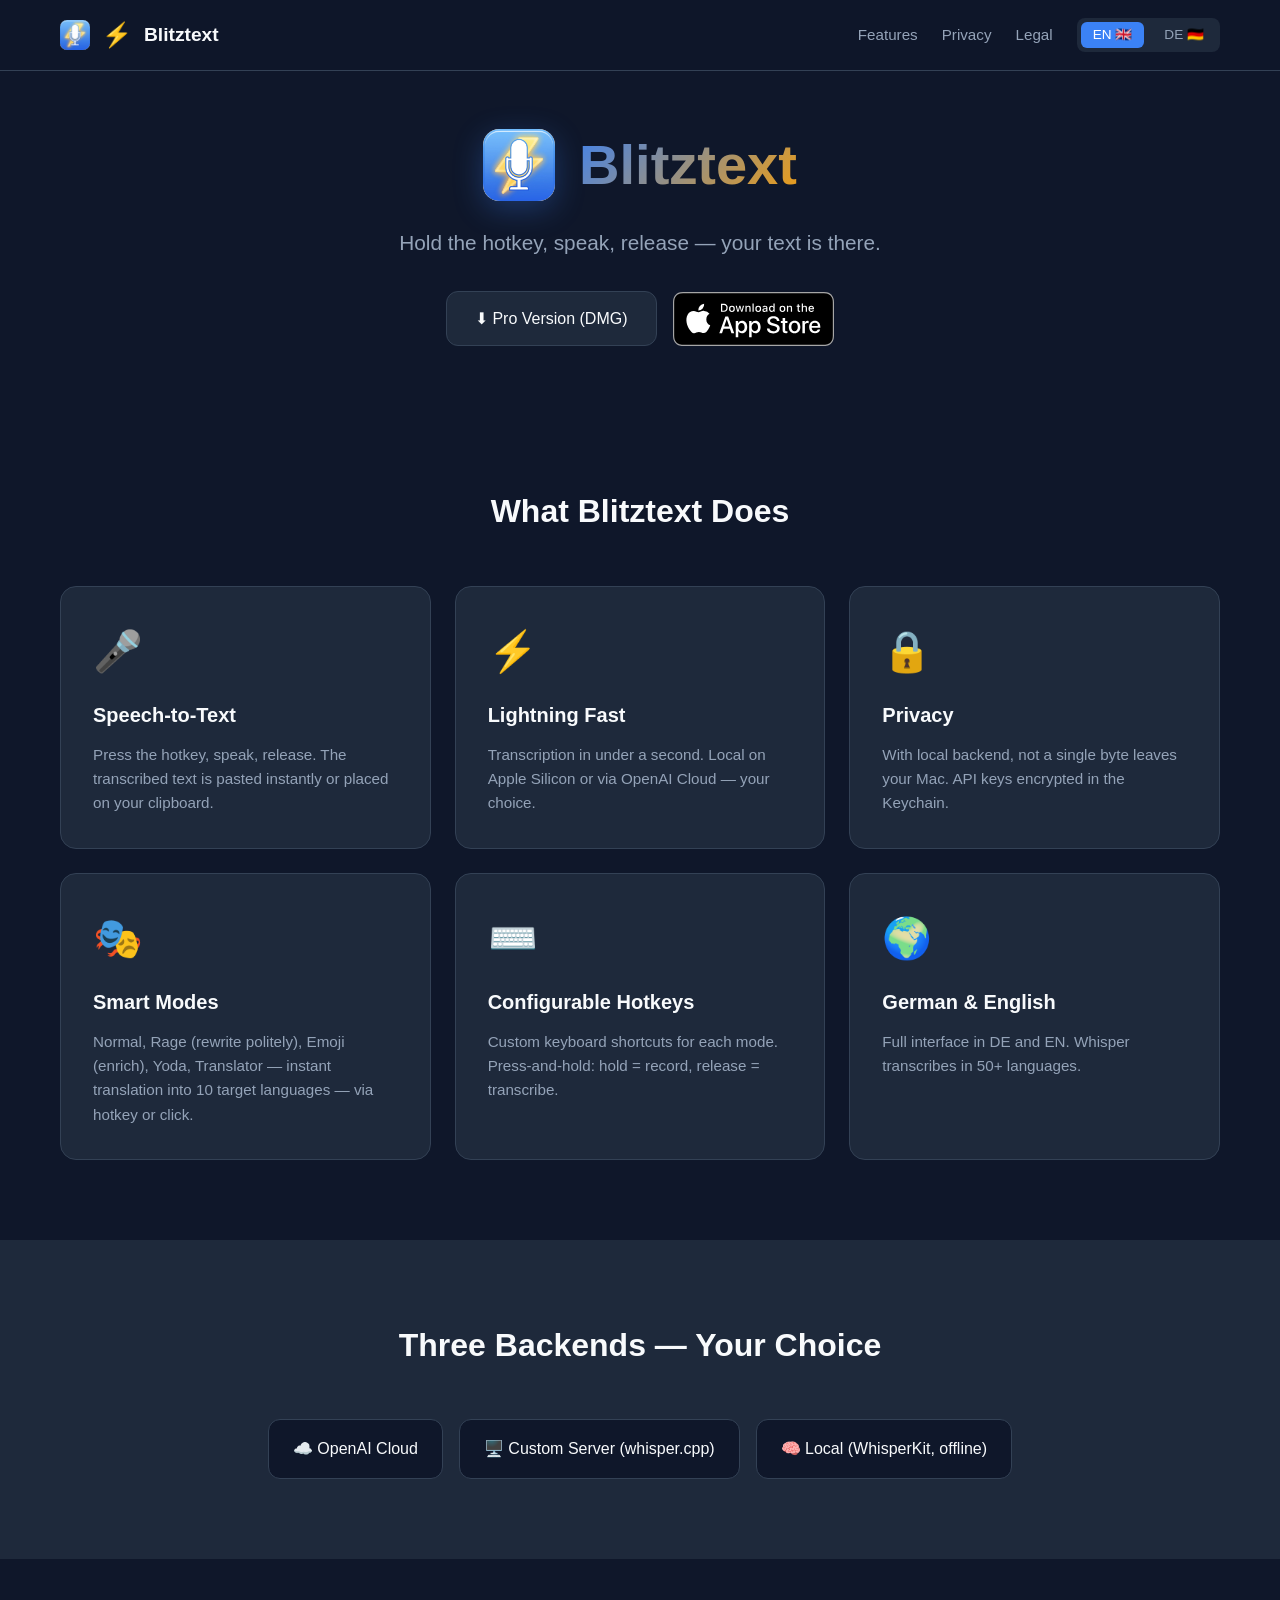
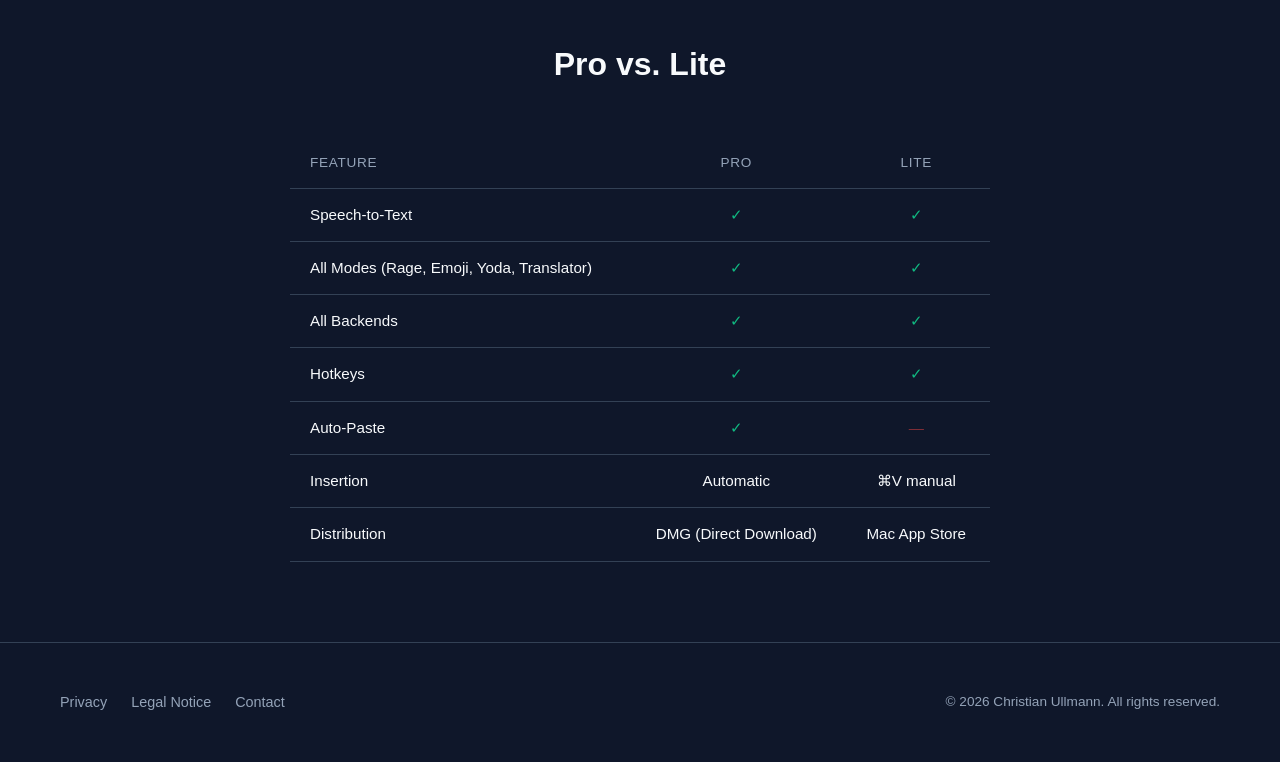
<file: index.html>
<!doctype html>
<html lang="en">
<head>
    <meta charset="utf-8" />
    <meta name="viewport" content="width=device-width, initial-scale=1" />
    <title>Blitztext — Voice Input via Hotkey for macOS</title>
    <meta name="description" content="Blitztext is a menu bar app for macOS. Hold a hotkey, speak, release — your transcribed text appears instantly." />
    <meta property="og:title" content="Blitztext — Voice Input via Hotkey for macOS" />
    <meta property="og:description" content="Hold a hotkey, speak, release. Your text appears instantly." />
    <meta property="og:type" content="website" />
    <link rel="stylesheet" href="styles.css" />
    <link rel="alternate" hreflang="en" href="./" />
    <link rel="alternate" hreflang="de" href="de/" />
</head>
<body>
    <nav>
        <div class="container">
            <a href="./" class="logo">
                <img src="blitztext-nav-icon.png" alt="Blitztext Icon" class="logo-app-icon" />
                <span class="logo-icon">&#x26A1;</span>
                Blitztext
            </a>
            <div class="nav-links">
                <a href="#features">Features</a>
                <a href="privacy.html">Privacy</a>
                <a href="impressum.html">Legal</a>
                <div class="lang-switch">
                    <a href="./" class="active">EN &#x1F1EC;&#x1F1E7;</a>
                    <a href="de/">DE &#x1F1E9;&#x1F1EA;</a>
                </div>
            </div>
        </div>
    </nav>

    <main>
        <section class="hero">
            <div class="container">
                <div class="hero-title-row">
                    <img src="blitztext-app-icon.png" alt="Blitztext App Icon" class="hero-app-icon" />
                    <h1>Blitztext</h1>
                </div>
                <p class="subtitle">Hold the hotkey, speak, release — your text is there.</p>
                <div class="hero-buttons">
                    <a href="https://github.com/2000teddy/blitztext-web/releases/download/v0.1.0/Blitztext-0.1.0.dmg" class="btn-pro">&#x2B07; Pro Version (DMG)</a>
                    <a href="https://apps.apple.com/us/app/blitztext-lite/id6766837456" target="_blank" rel="noopener noreferrer" class="btn-appstore">
                        <img src="download-on-the-app-store.svg" alt="Download on the App Store" class="app-store-badge" />
                    </a>
                </div>
            </div>
        </section>

        <section class="features" id="features">
            <div class="container">
                <h2 class="section-title">What Blitztext Does</h2>
                <div class="features-grid">
                    <div class="feature-card">
                        <div class="feature-icon">&#x1F3A4;</div>
                        <h3>Speech-to-Text</h3>
                        <p>Press the hotkey, speak, release. The transcribed text is pasted instantly or placed on your clipboard.</p>
                    </div>
                    <div class="feature-card">
                        <div class="feature-icon">&#x26A1;</div>
                        <h3>Lightning Fast</h3>
                        <p>Transcription in under a second. Local on Apple Silicon or via OpenAI Cloud — your choice.</p>
                    </div>
                    <div class="feature-card">
                        <div class="feature-icon">&#x1F512;</div>
                        <h3>Privacy</h3>
                        <p>With local backend, not a single byte leaves your Mac. API keys encrypted in the Keychain.</p>
                    </div>
                    <div class="feature-card">
                        <div class="feature-icon">&#x1F3AD;</div>
                        <h3>Smart Modes</h3>
                        <p>Normal, Rage (rewrite politely), Emoji (enrich), Yoda, Translator — instant translation into 10 target languages — via hotkey or click.</p>
                    </div>
                    <div class="feature-card">
                        <div class="feature-icon">&#x2328;&#xFE0F;</div>
                        <h3>Configurable Hotkeys</h3>
                        <p>Custom keyboard shortcuts for each mode. Press-and-hold: hold = record, release = transcribe.</p>
                    </div>
                    <div class="feature-card">
                        <div class="feature-icon">&#x1F30D;</div>
                        <h3>German &amp; English</h3>
                        <p>Full interface in DE and EN. Whisper transcribes in 50+ languages.</p>
                    </div>
                </div>
            </div>
        </section>

        <section class="backends">
            <div class="container">
                <h2 class="section-title">Three Backends — Your Choice</h2>
                <div class="backends-list">
                    <div class="backend-item"><span>&#x2601;&#xFE0F; OpenAI Cloud</span></div>
                    <div class="backend-item"><span>&#x1F5A5;&#xFE0F; Custom Server (whisper.cpp)</span></div>
                    <div class="backend-item"><span>&#x1F9E0; Local (WhisperKit, offline)</span></div>
                </div>
            </div>
        </section>

        <section class="comparison">
            <div class="container">
                <h2 class="section-title">Pro vs. Lite</h2>
                <table>
                    <tr><th>Feature</th><th>Pro</th><th>Lite</th></tr>
                    <tr><td>Speech-to-Text</td><td class="check">&#x2713;</td><td class="check">&#x2713;</td></tr>
                    <tr><td>All Modes (Rage, Emoji, Yoda, Translator)</td><td class="check">&#x2713;</td><td class="check">&#x2713;</td></tr>
                    <tr><td>All Backends</td><td class="check">&#x2713;</td><td class="check">&#x2713;</td></tr>
                    <tr><td>Hotkeys</td><td class="check">&#x2713;</td><td class="check">&#x2713;</td></tr>
                    <tr><td>Auto-Paste</td><td class="check">&#x2713;</td><td class="cross">—</td></tr>
                    <tr><td>Insertion</td><td>Automatic</td><td>&#x2318;V manual</td></tr>
                    <tr><td>Distribution</td><td>DMG (Direct Download)</td><td>Mac App Store</td></tr>
                </table>
            </div>
        </section>
    </main>

    <footer>
        <div class="container">
            <div class="footer-content">
                <div class="footer-links">
                    <a href="privacy.html">Privacy</a>
                    <a href="impressum.html">Legal Notice</a>
                    <a href="mailto:axxsys@gmail.com">Contact</a>
                </div>
                <p class="copyright">&copy; 2026 Christian Ullmann. All rights reserved.</p>
            </div>
        </div>
    </footer>
</body>
</html>
</file>
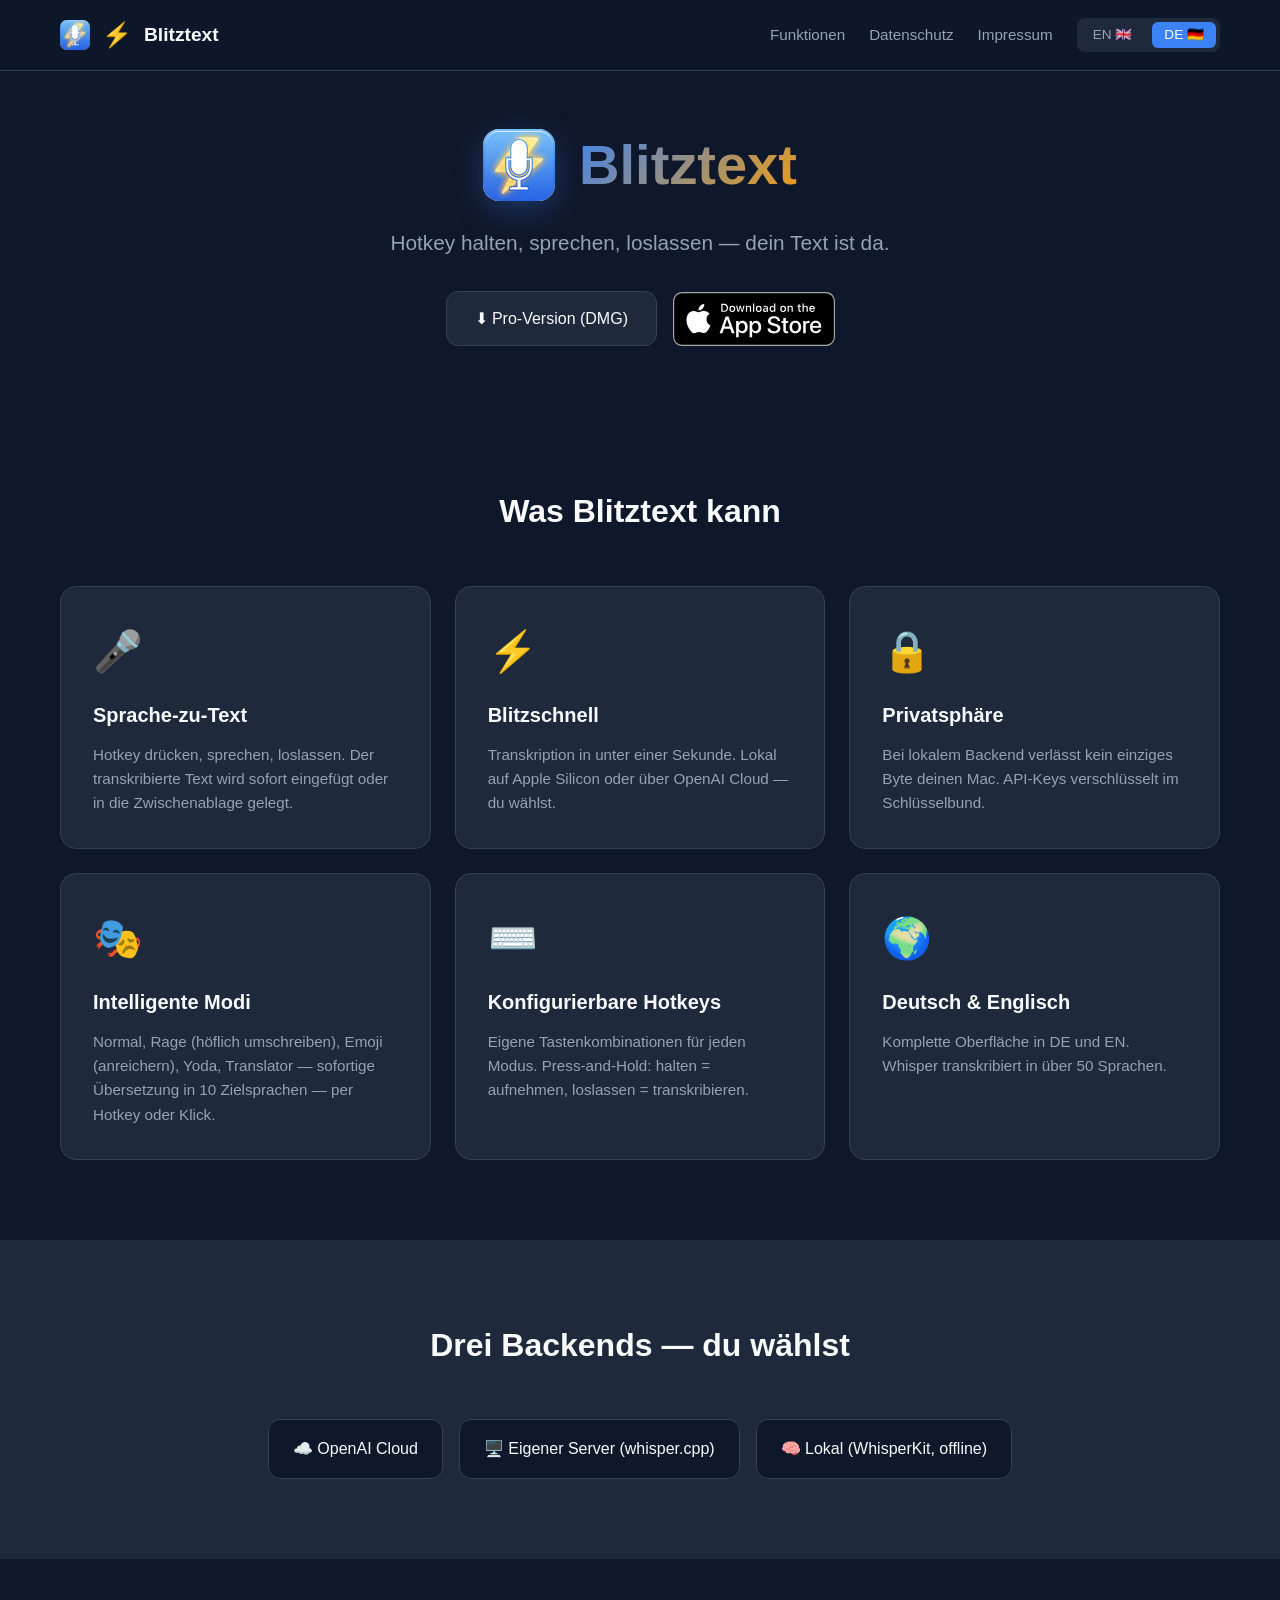
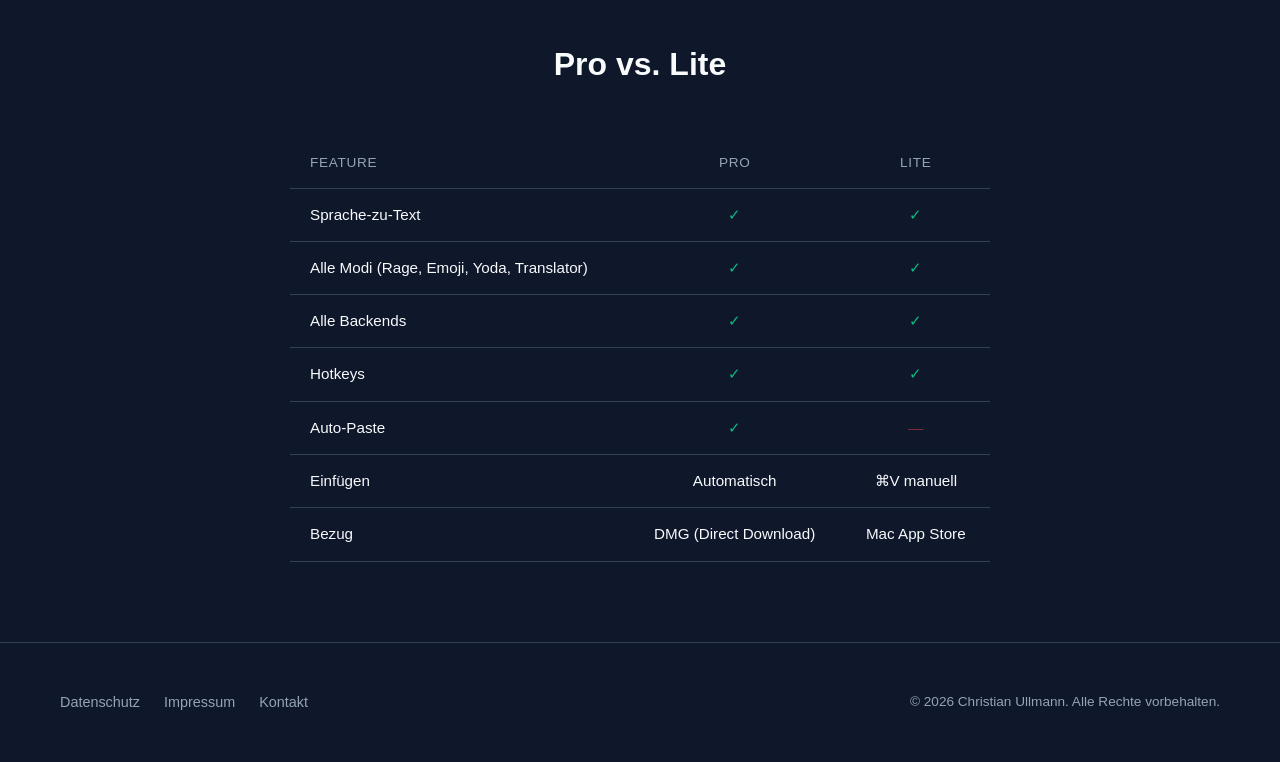
<file: de/index.html>
<!doctype html>
<html lang="de">
<head>
    <meta charset="utf-8" />
    <meta name="viewport" content="width=device-width, initial-scale=1" />
    <title>Blitztext — Spracheingabe per Hotkey f&uuml;r macOS</title>
    <meta name="description" content="Blitztext ist eine Men&uuml;leisten-App f&uuml;r macOS. Hotkey halten, sprechen, loslassen — der transkribierte Text landet direkt im aktiven Fenster." />
    <meta property="og:title" content="Blitztext — Spracheingabe per Hotkey f&uuml;r macOS" />
    <meta property="og:description" content="Hotkey halten, sprechen, loslassen. Text landet direkt im aktiven Fenster." />
    <meta property="og:type" content="website" />
    <link rel="stylesheet" href="../styles.css" />
    <link rel="alternate" hreflang="en" href="../" />
    <link rel="alternate" hreflang="de" href="./" />
</head>
<body>
    <nav>
        <div class="container">
            <a href="./" class="logo">
                <img src="../blitztext-nav-icon.png" alt="Blitztext Icon" class="logo-app-icon" />
                <span class="logo-icon">&#x26A1;</span>
                Blitztext
            </a>
            <div class="nav-links">
                <a href="#features">Funktionen</a>
                <a href="privacy.html">Datenschutz</a>
                <a href="impressum.html">Impressum</a>
                <div class="lang-switch">
                    <a href="../">EN &#x1F1EC;&#x1F1E7;</a>
                    <a href="./" class="active">DE &#x1F1E9;&#x1F1EA;</a>
                </div>
            </div>
        </div>
    </nav>

    <main>
        <section class="hero">
            <div class="container">
                <div class="hero-title-row">
                    <img src="../blitztext-app-icon.png" alt="Blitztext App Icon" class="hero-app-icon" />
                    <h1>Blitztext</h1>
                </div>
                <p class="subtitle">Hotkey halten, sprechen, loslassen — dein Text ist da.</p>
                <div class="hero-buttons">
                    <a href="https://github.com/2000teddy/blitztext-web/releases/download/v0.1.0/Blitztext-0.1.0.dmg" class="btn-pro">&#x2B07; Pro-Version (DMG)</a>
                    <a href="https://apps.apple.com/de/app/blitztext-lite/id6766837456" target="_blank" rel="noopener noreferrer" class="btn-appstore">
                        <img src="../download-on-the-app-store.svg" alt="Download on the App Store" class="app-store-badge" />
                    </a>
                </div>
            </div>
        </section>

        <section class="features" id="features">
            <div class="container">
                <h2 class="section-title">Was Blitztext kann</h2>
                <div class="features-grid">
                    <div class="feature-card">
                        <div class="feature-icon">&#x1F3A4;</div>
                        <h3>Sprache-zu-Text</h3>
                        <p>Hotkey dr&uuml;cken, sprechen, loslassen. Der transkribierte Text wird sofort eingef&uuml;gt oder in die Zwischenablage gelegt.</p>
                    </div>
                    <div class="feature-card">
                        <div class="feature-icon">&#x26A1;</div>
                        <h3>Blitzschnell</h3>
                        <p>Transkription in unter einer Sekunde. Lokal auf Apple Silicon oder &uuml;ber OpenAI Cloud — du w&auml;hlst.</p>
                    </div>
                    <div class="feature-card">
                        <div class="feature-icon">&#x1F512;</div>
                        <h3>Privatsph&auml;re</h3>
                        <p>Bei lokalem Backend verl&auml;sst kein einziges Byte deinen Mac. API-Keys verschl&uuml;sselt im Schl&uuml;sselbund.</p>
                    </div>
                    <div class="feature-card">
                        <div class="feature-icon">&#x1F3AD;</div>
                        <h3>Intelligente Modi</h3>
                        <p>Normal, Rage (h&ouml;flich umschreiben), Emoji (anreichern), Yoda, Translator — sofortige &Uuml;bersetzung in 10 Zielsprachen — per Hotkey oder Klick.</p>
                    </div>
                    <div class="feature-card">
                        <div class="feature-icon">&#x2328;&#xFE0F;</div>
                        <h3>Konfigurierbare Hotkeys</h3>
                        <p>Eigene Tastenkombinationen f&uuml;r jeden Modus. Press-and-Hold: halten = aufnehmen, loslassen = transkribieren.</p>
                    </div>
                    <div class="feature-card">
                        <div class="feature-icon">&#x1F30D;</div>
                        <h3>Deutsch &amp; Englisch</h3>
                        <p>Komplette Oberfl&auml;che in DE und EN. Whisper transkribiert in &uuml;ber 50 Sprachen.</p>
                    </div>
                </div>
            </div>
        </section>

        <section class="backends">
            <div class="container">
                <h2 class="section-title">Drei Backends — du w&auml;hlst</h2>
                <div class="backends-list">
                    <div class="backend-item"><span>&#x2601;&#xFE0F; OpenAI Cloud</span></div>
                    <div class="backend-item"><span>&#x1F5A5;&#xFE0F; Eigener Server (whisper.cpp)</span></div>
                    <div class="backend-item"><span>&#x1F9E0; Lokal (WhisperKit, offline)</span></div>
                </div>
            </div>
        </section>

        <section class="comparison">
            <div class="container">
                <h2 class="section-title">Pro vs. Lite</h2>
                <table>
                    <tr><th>Feature</th><th>Pro</th><th>Lite</th></tr>
                    <tr><td>Sprache-zu-Text</td><td class="check">&#x2713;</td><td class="check">&#x2713;</td></tr>
                    <tr><td>Alle Modi (Rage, Emoji, Yoda, Translator)</td><td class="check">&#x2713;</td><td class="check">&#x2713;</td></tr>
                    <tr><td>Alle Backends</td><td class="check">&#x2713;</td><td class="check">&#x2713;</td></tr>
                    <tr><td>Hotkeys</td><td class="check">&#x2713;</td><td class="check">&#x2713;</td></tr>
                    <tr><td>Auto-Paste</td><td class="check">&#x2713;</td><td class="cross">—</td></tr>
                    <tr><td>Einf&uuml;gen</td><td>Automatisch</td><td>&#x2318;V manuell</td></tr>
                    <tr><td>Bezug</td><td>DMG (Direct Download)</td><td>Mac App Store</td></tr>
                </table>
            </div>
        </section>
    </main>

    <footer>
        <div class="container">
            <div class="footer-content">
                <div class="footer-links">
                    <a href="privacy.html">Datenschutz</a>
                    <a href="impressum.html">Impressum</a>
                    <a href="mailto:axxsys@gmail.com">Kontakt</a>
                </div>
                <p class="copyright">&copy; 2026 Christian Ullmann. Alle Rechte vorbehalten.</p>
            </div>
        </div>
    </footer>
</body>
</html>
</file>
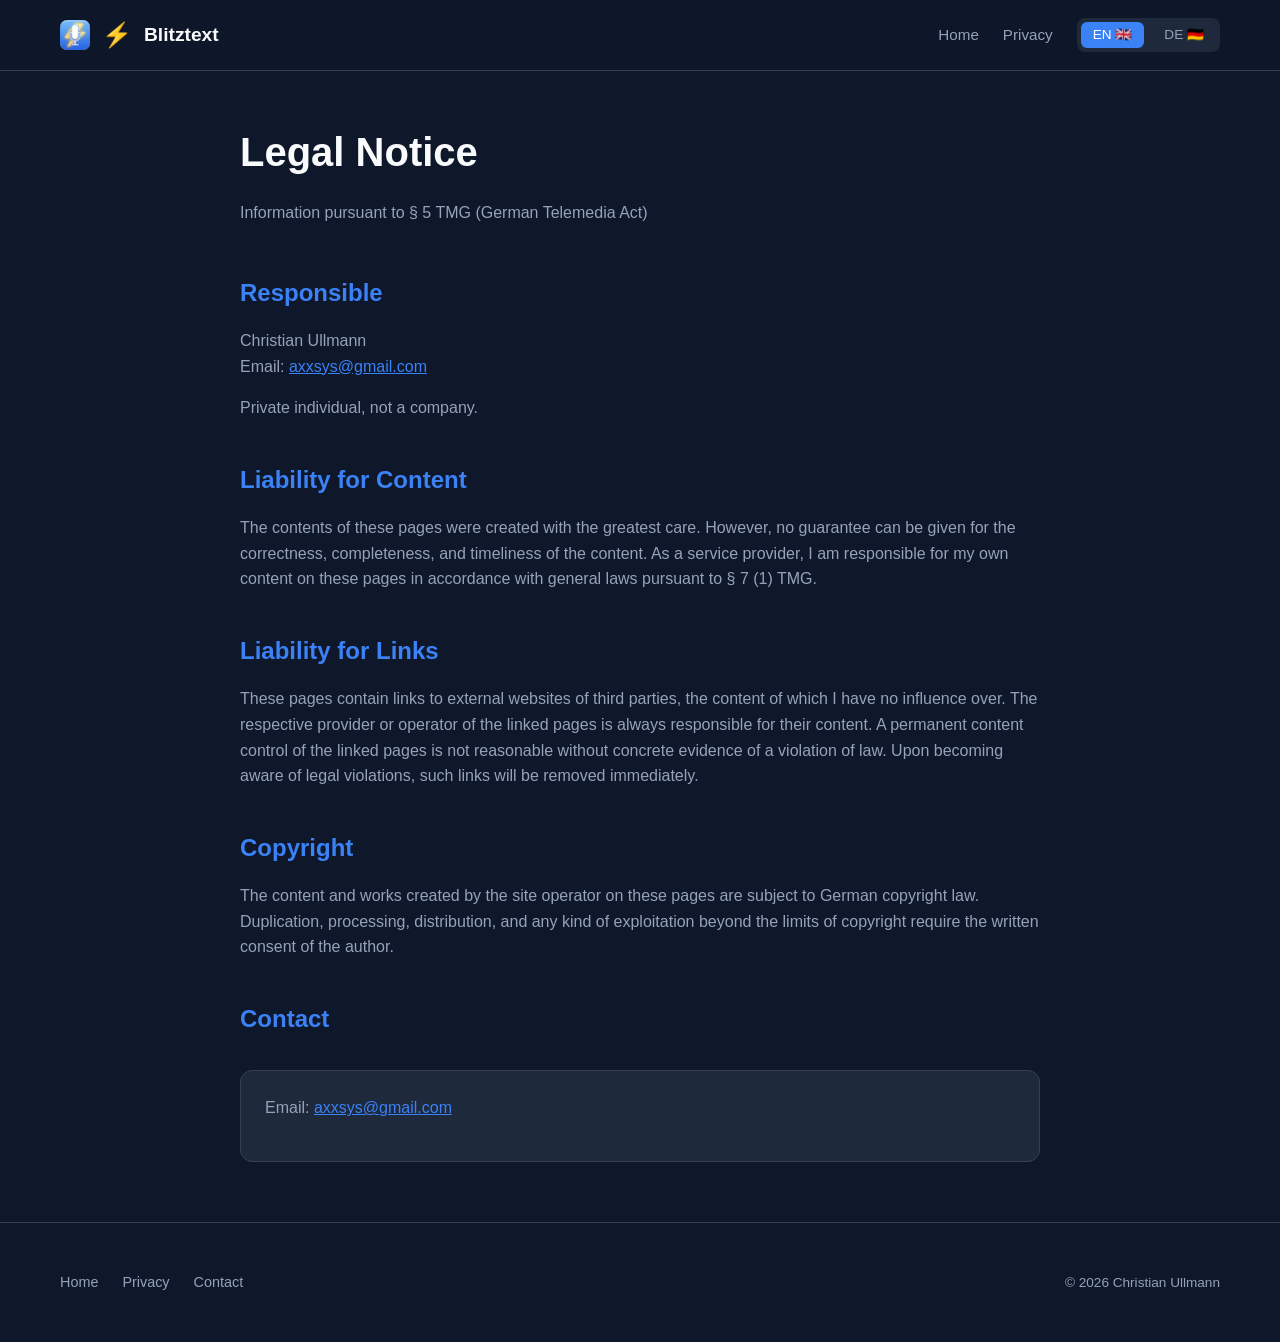
<file: impressum.html>
<!doctype html>
<html lang="en">
<head>
    <meta charset="utf-8" />
    <meta name="viewport" content="width=device-width, initial-scale=1" />
    <title>Legal Notice — Blitztext</title>
    <link rel="stylesheet" href="styles.css" />
</head>
<body>
    <nav>
        <div class="container">
            <a href="./" class="logo">
                <img src="blitztext-nav-icon.png" alt="Blitztext Icon" class="logo-app-icon" />
                <span class="logo-icon">&#x26A1;</span>
                Blitztext
            </a>
            <div class="nav-links">
                <a href="./">Home</a>
                <a href="privacy.html">Privacy</a>
                <div class="lang-switch">
                    <a href="impressum.html" class="active">EN &#x1F1EC;&#x1F1E7;</a>
                    <a href="de/impressum.html">DE &#x1F1E9;&#x1F1EA;</a>
                </div>
            </div>
        </div>
    </nav>

    <div class="policy-page container">
        <h1>Legal Notice</h1>
        <p class="last-updated">Information pursuant to &sect; 5 TMG (German Telemedia Act)</p>

        <h2>Responsible</h2>
        <p>Christian Ullmann<br>Email: <a href="mailto:axxsys@gmail.com">axxsys@gmail.com</a></p>
        <p>Private individual, not a company.</p>

        <h2>Liability for Content</h2>
        <p>The contents of these pages were created with the greatest care. However, no guarantee can be given for the correctness, completeness, and timeliness of the content. As a service provider, I am responsible for my own content on these pages in accordance with general laws pursuant to &sect; 7 (1) TMG.</p>

        <h2>Liability for Links</h2>
        <p>These pages contain links to external websites of third parties, the content of which I have no influence over. The respective provider or operator of the linked pages is always responsible for their content. A permanent content control of the linked pages is not reasonable without concrete evidence of a violation of law. Upon becoming aware of legal violations, such links will be removed immediately.</p>

        <h2>Copyright</h2>
        <p>The content and works created by the site operator on these pages are subject to German copyright law. Duplication, processing, distribution, and any kind of exploitation beyond the limits of copyright require the written consent of the author.</p>

        <h2>Contact</h2>
        <div class="contact-box">
            <p>Email: <a href="mailto:axxsys@gmail.com">axxsys@gmail.com</a></p>
        </div>
    </div>

    <footer>
        <div class="container">
            <div class="footer-content">
                <div class="footer-links">
                    <a href="./">Home</a>
                    <a href="privacy.html">Privacy</a>
                    <a href="mailto:axxsys@gmail.com">Contact</a>
                </div>
                <p class="copyright">&copy; 2026 Christian Ullmann</p>
            </div>
        </div>
    </footer>
</body>
</html>
</file>
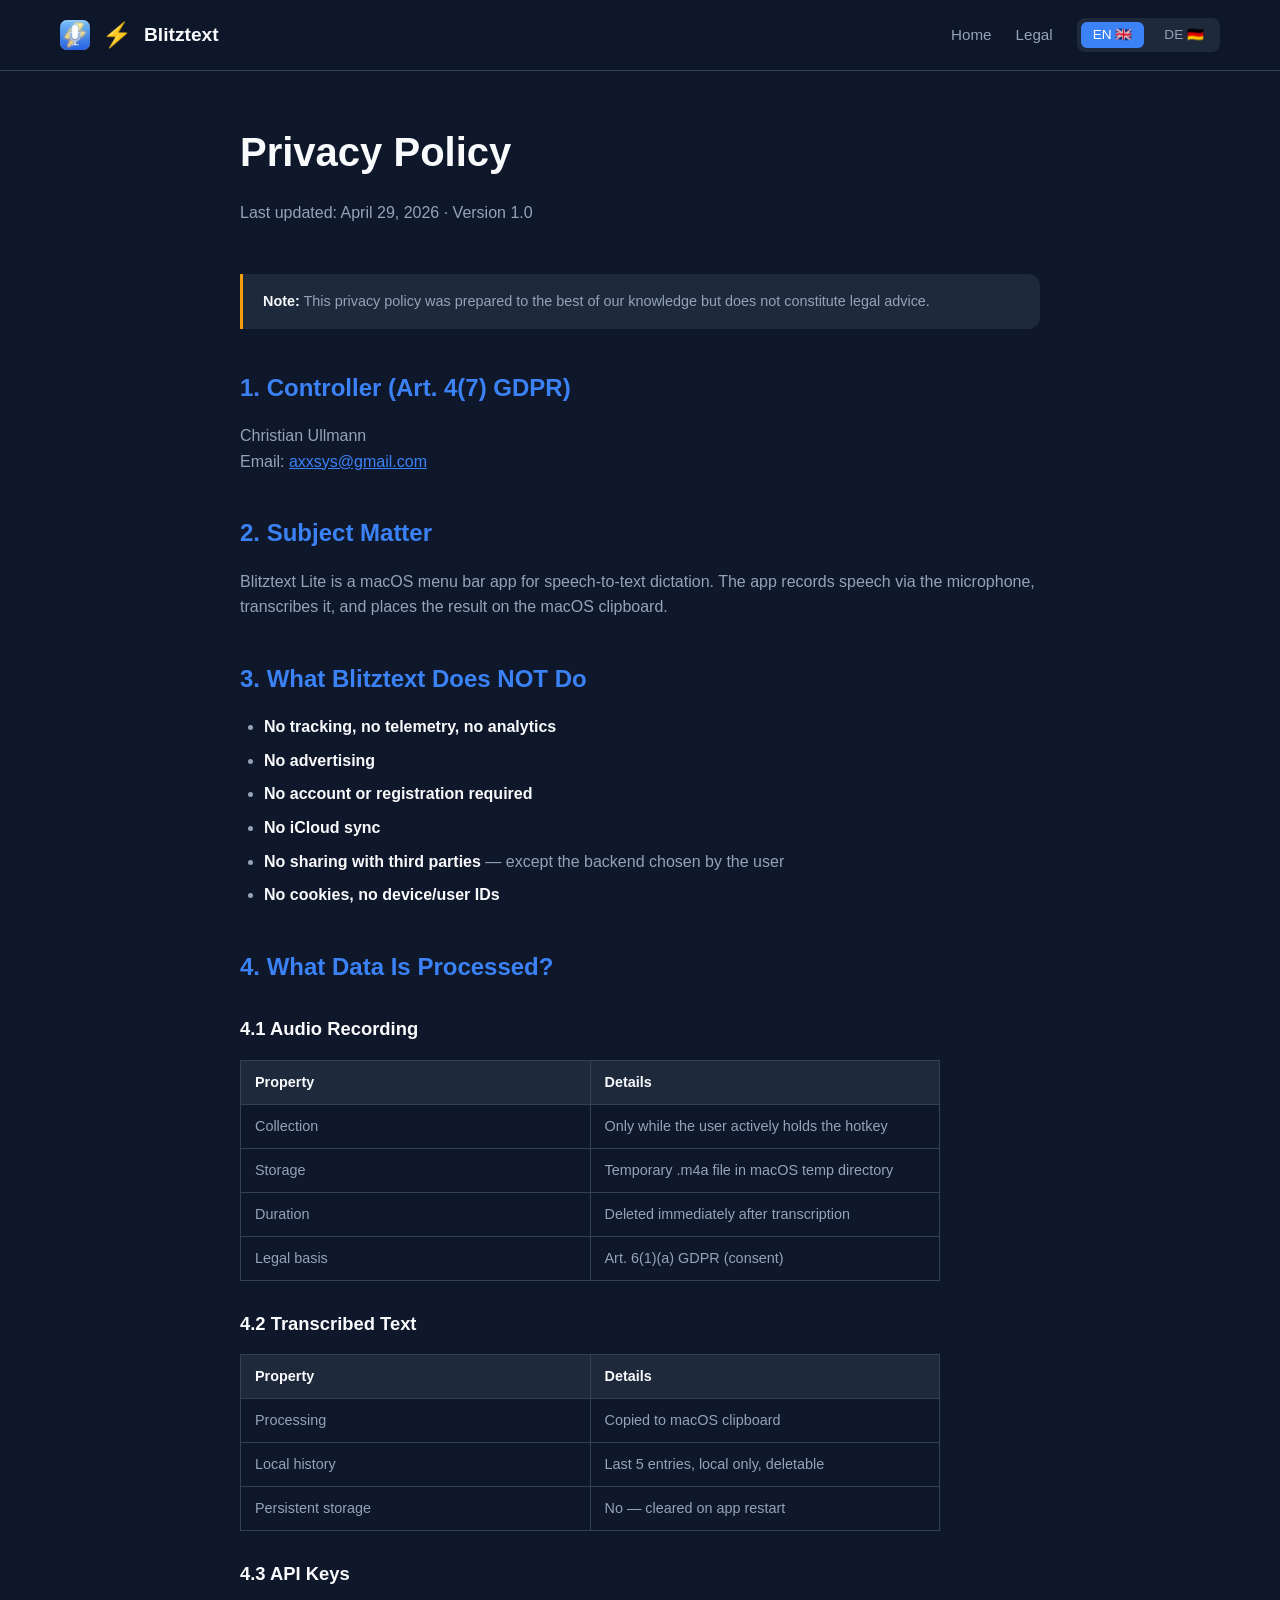
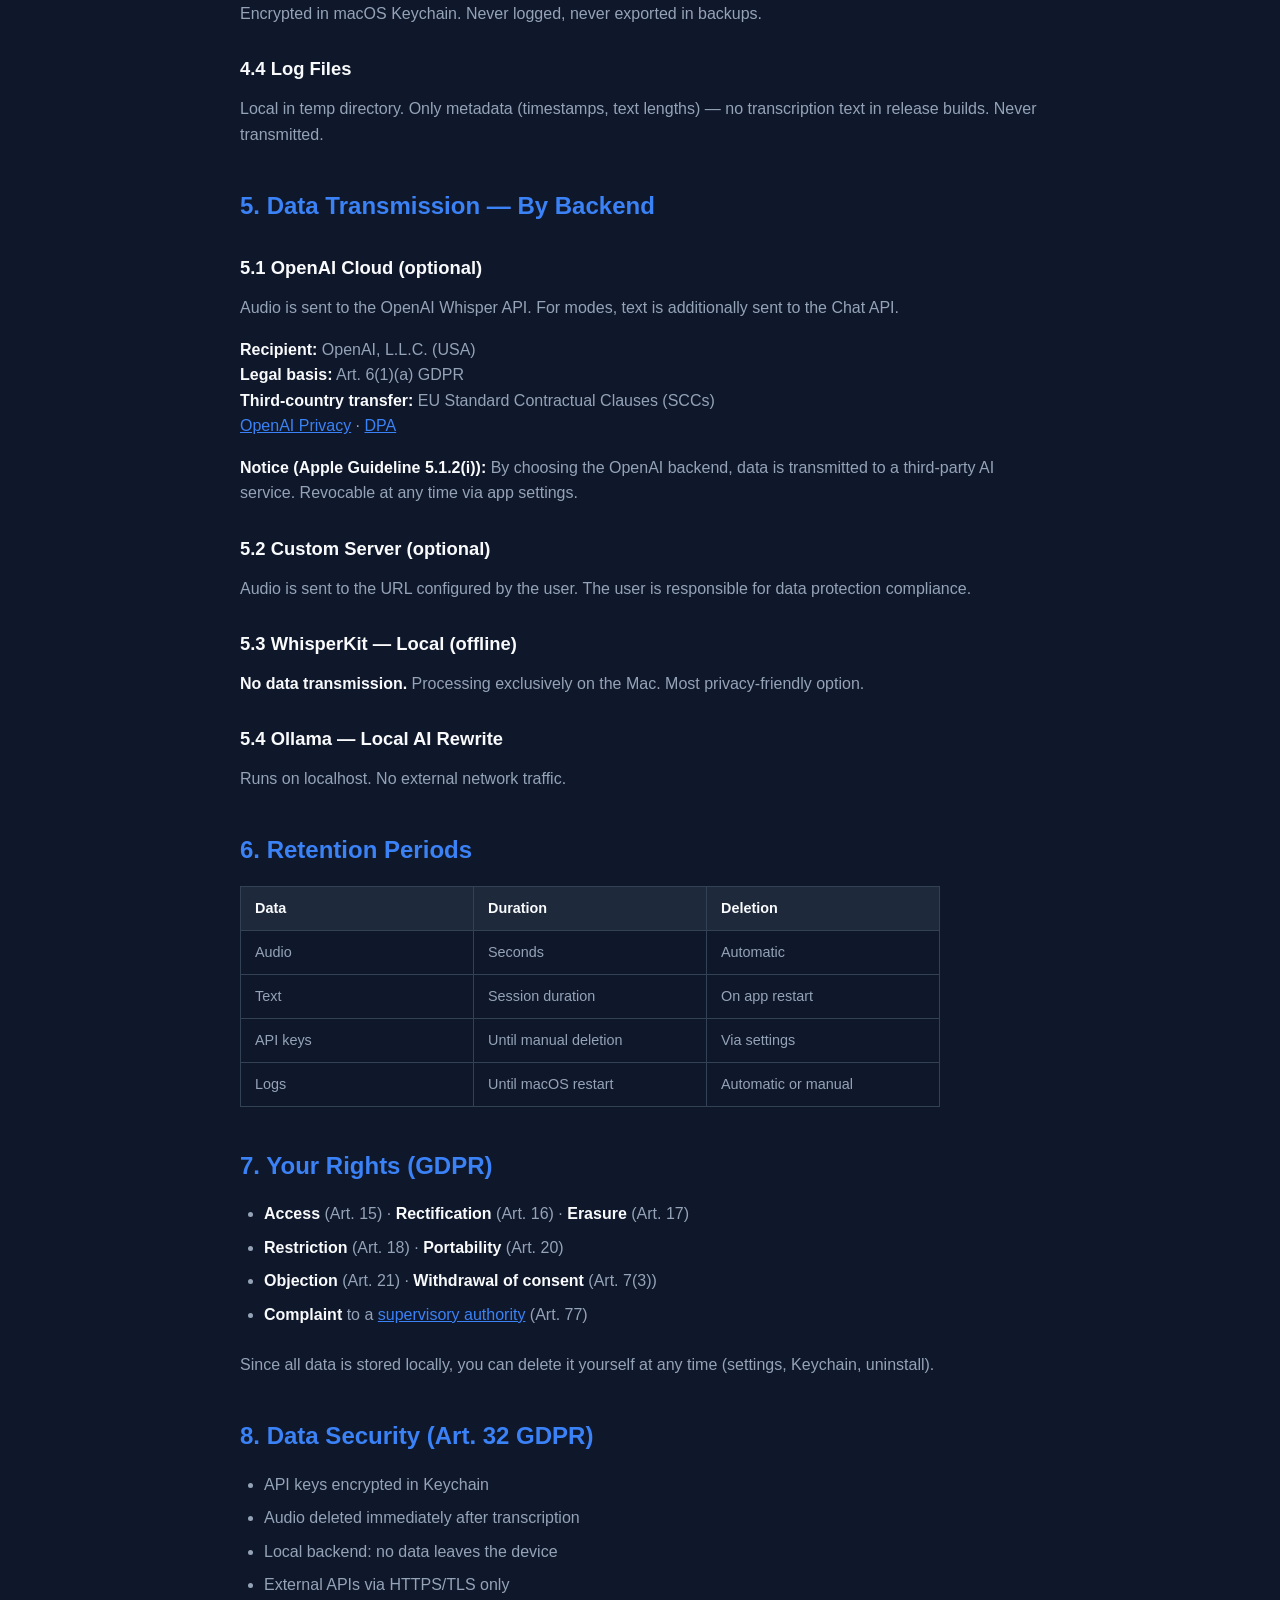
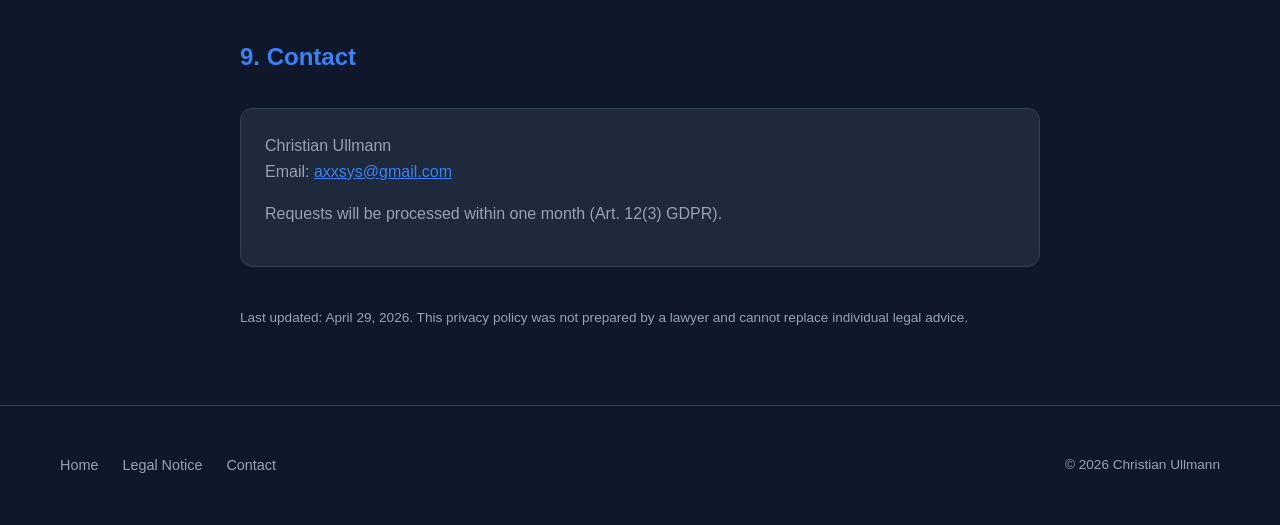
<file: privacy.html>
<!doctype html>
<html lang="en">
<head>
    <meta charset="utf-8" />
    <meta name="viewport" content="width=device-width, initial-scale=1" />
    <title>Privacy Policy — Blitztext</title>
    <link rel="stylesheet" href="styles.css" />
</head>
<body>
    <nav>
        <div class="container">
            <a href="./" class="logo">
                <img src="blitztext-nav-icon.png" alt="Blitztext Icon" class="logo-app-icon" />
                <span class="logo-icon">&#x26A1;</span>
                Blitztext
            </a>
            <div class="nav-links">
                <a href="./">Home</a>
                <a href="impressum.html">Legal</a>
                <div class="lang-switch">
                    <a href="privacy.html" class="active">EN &#x1F1EC;&#x1F1E7;</a>
                    <a href="de/privacy.html">DE &#x1F1E9;&#x1F1EA;</a>
                </div>
            </div>
        </div>
    </nav>

    <div class="policy-page container">
        <h1>Privacy Policy</h1>
        <p class="last-updated">Last updated: April 29, 2026 · Version 1.0</p>

        <blockquote>
            <strong>Note:</strong> This privacy policy was prepared to the best of our knowledge but does not constitute legal advice.
        </blockquote>

        <h2>1. Controller (Art. 4(7) GDPR)</h2>
        <p>Christian Ullmann<br>Email: <a href="mailto:axxsys@gmail.com">axxsys@gmail.com</a></p>

        <h2>2. Subject Matter</h2>
        <p>Blitztext Lite is a macOS menu bar app for speech-to-text dictation. The app records speech via the microphone, transcribes it, and places the result on the macOS clipboard.</p>

        <h2>3. What Blitztext Does NOT Do</h2>
        <ul>
            <li><strong>No tracking, no telemetry, no analytics</strong></li>
            <li><strong>No advertising</strong></li>
            <li><strong>No account or registration required</strong></li>
            <li><strong>No iCloud sync</strong></li>
            <li><strong>No sharing with third parties</strong> — except the backend chosen by the user</li>
            <li><strong>No cookies, no device/user IDs</strong></li>
        </ul>

        <h2>4. What Data Is Processed?</h2>

        <h3>4.1 Audio Recording</h3>
        <table>
            <tr><th>Property</th><th>Details</th></tr>
            <tr><td>Collection</td><td>Only while the user actively holds the hotkey</td></tr>
            <tr><td>Storage</td><td>Temporary .m4a file in macOS temp directory</td></tr>
            <tr><td>Duration</td><td>Deleted immediately after transcription</td></tr>
            <tr><td>Legal basis</td><td>Art. 6(1)(a) GDPR (consent)</td></tr>
        </table>

        <h3>4.2 Transcribed Text</h3>
        <table>
            <tr><th>Property</th><th>Details</th></tr>
            <tr><td>Processing</td><td>Copied to macOS clipboard</td></tr>
            <tr><td>Local history</td><td>Last 5 entries, local only, deletable</td></tr>
            <tr><td>Persistent storage</td><td>No — cleared on app restart</td></tr>
        </table>

        <h3>4.3 API Keys</h3>
        <p>Encrypted in macOS Keychain. Never logged, never exported in backups.</p>

        <h3>4.4 Log Files</h3>
        <p>Local in temp directory. Only metadata (timestamps, text lengths) — no transcription text in release builds. Never transmitted.</p>

        <h2>5. Data Transmission — By Backend</h2>

        <h3>5.1 OpenAI Cloud (optional)</h3>
        <p>Audio is sent to the OpenAI Whisper API. For modes, text is additionally sent to the Chat API.</p>
        <p><strong>Recipient:</strong> OpenAI, L.L.C. (USA)<br>
        <strong>Legal basis:</strong> Art. 6(1)(a) GDPR<br>
        <strong>Third-country transfer:</strong> EU Standard Contractual Clauses (SCCs)<br>
        <a href="https://openai.com/privacy">OpenAI Privacy</a> · <a href="https://openai.com/policies/data-processing-addendum/">DPA</a></p>
        <p><strong>Notice (Apple Guideline 5.1.2(i)):</strong> By choosing the OpenAI backend, data is transmitted to a third-party AI service. Revocable at any time via app settings.</p>

        <h3>5.2 Custom Server (optional)</h3>
        <p>Audio is sent to the URL configured by the user. The user is responsible for data protection compliance.</p>

        <h3>5.3 WhisperKit — Local (offline)</h3>
        <p><strong>No data transmission.</strong> Processing exclusively on the Mac. Most privacy-friendly option.</p>

        <h3>5.4 Ollama — Local AI Rewrite</h3>
        <p>Runs on localhost. No external network traffic.</p>

        <h2>6. Retention Periods</h2>
        <table>
            <tr><th>Data</th><th>Duration</th><th>Deletion</th></tr>
            <tr><td>Audio</td><td>Seconds</td><td>Automatic</td></tr>
            <tr><td>Text</td><td>Session duration</td><td>On app restart</td></tr>
            <tr><td>API keys</td><td>Until manual deletion</td><td>Via settings</td></tr>
            <tr><td>Logs</td><td>Until macOS restart</td><td>Automatic or manual</td></tr>
        </table>

        <h2>7. Your Rights (GDPR)</h2>
        <ul>
            <li><strong>Access</strong> (Art. 15) · <strong>Rectification</strong> (Art. 16) · <strong>Erasure</strong> (Art. 17)</li>
            <li><strong>Restriction</strong> (Art. 18) · <strong>Portability</strong> (Art. 20)</li>
            <li><strong>Objection</strong> (Art. 21) · <strong>Withdrawal of consent</strong> (Art. 7(3))</li>
            <li><strong>Complaint</strong> to a <a href="https://www.bfdi.bund.de/DE/Service/Anschriften/Laender/Laender-node.html">supervisory authority</a> (Art. 77)</li>
        </ul>
        <p>Since all data is stored locally, you can delete it yourself at any time (settings, Keychain, uninstall).</p>

        <h2>8. Data Security (Art. 32 GDPR)</h2>
        <ul>
            <li>API keys encrypted in Keychain</li>
            <li>Audio deleted immediately after transcription</li>
            <li>Local backend: no data leaves the device</li>
            <li>External APIs via HTTPS/TLS only</li>
        </ul>

        <h2>9. Contact</h2>
        <div class="contact-box">
            <p>Christian Ullmann<br>Email: <a href="mailto:axxsys@gmail.com">axxsys@gmail.com</a></p>
            <p>Requests will be processed within one month (Art. 12(3) GDPR).</p>
        </div>

        <p style="margin-top: 40px; font-size: 0.85rem; color: var(--text-secondary);">
            Last updated: April 29, 2026. This privacy policy was not prepared by a lawyer and cannot replace individual legal advice.
        </p>
    </div>

    <footer>
        <div class="container">
            <div class="footer-content">
                <div class="footer-links">
                    <a href="./">Home</a>
                    <a href="impressum.html">Legal Notice</a>
                    <a href="mailto:axxsys@gmail.com">Contact</a>
                </div>
                <p class="copyright">&copy; 2026 Christian Ullmann</p>
            </div>
        </div>
    </footer>
</body>
</html>
</file>
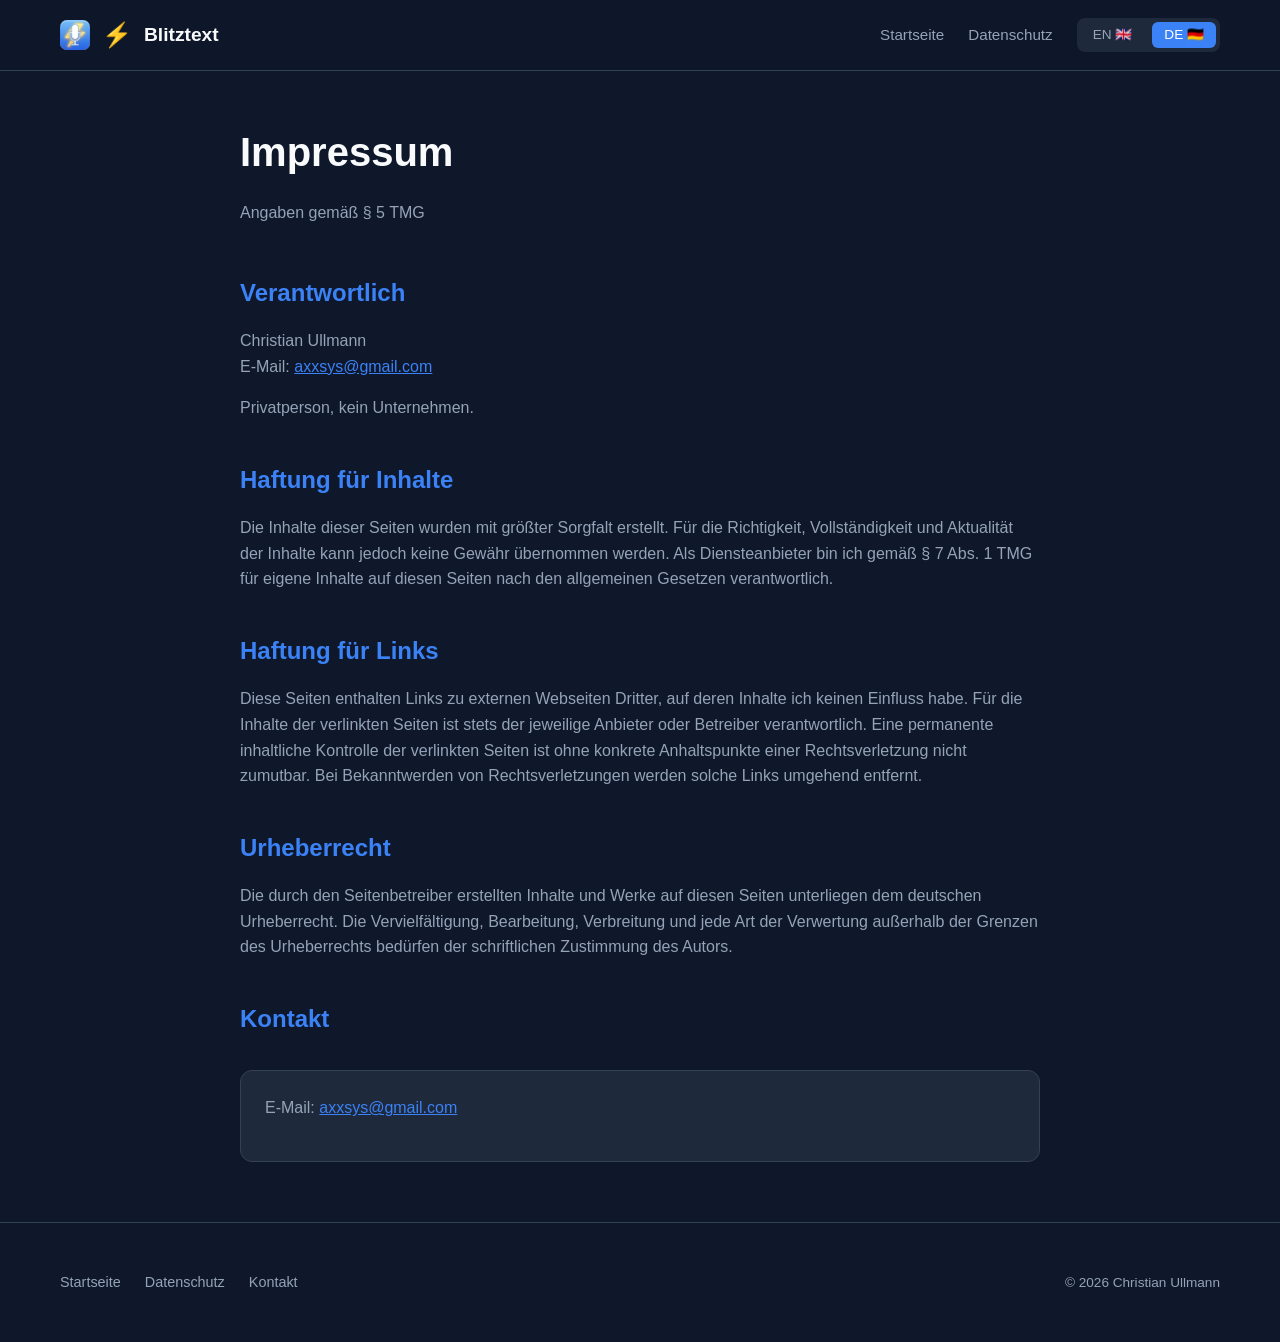
<file: de/impressum.html>
<!doctype html>
<html lang="de">
<head>
    <meta charset="utf-8" />
    <meta name="viewport" content="width=device-width, initial-scale=1" />
    <title>Impressum — Blitztext</title>
    <link rel="stylesheet" href="../styles.css" />
</head>
<body>
    <nav>
        <div class="container">
            <a href="./" class="logo">
                <img src="../blitztext-nav-icon.png" alt="Blitztext Icon" class="logo-app-icon" />
                <span class="logo-icon">&#x26A1;</span>
                Blitztext
            </a>
            <div class="nav-links">
                <a href="./">Startseite</a>
                <a href="privacy.html">Datenschutz</a>
                <div class="lang-switch">
                    <a href="../impressum.html">EN &#x1F1EC;&#x1F1E7;</a>
                    <a href="impressum.html" class="active">DE &#x1F1E9;&#x1F1EA;</a>
                </div>
            </div>
        </div>
    </nav>

    <div class="policy-page container">
        <h1>Impressum</h1>
        <p class="last-updated">Angaben gem&auml;&szlig; &sect; 5 TMG</p>

        <h2>Verantwortlich</h2>
        <p>Christian Ullmann<br>E-Mail: <a href="mailto:axxsys@gmail.com">axxsys@gmail.com</a></p>
        <p>Privatperson, kein Unternehmen.</p>

        <h2>Haftung f&uuml;r Inhalte</h2>
        <p>Die Inhalte dieser Seiten wurden mit gr&ouml;&szlig;ter Sorgfalt erstellt. F&uuml;r die Richtigkeit, Vollst&auml;ndigkeit und Aktualit&auml;t der Inhalte kann jedoch keine Gew&auml;hr &uuml;bernommen werden. Als Diensteanbieter bin ich gem&auml;&szlig; &sect; 7 Abs. 1 TMG f&uuml;r eigene Inhalte auf diesen Seiten nach den allgemeinen Gesetzen verantwortlich.</p>

        <h2>Haftung f&uuml;r Links</h2>
        <p>Diese Seiten enthalten Links zu externen Webseiten Dritter, auf deren Inhalte ich keinen Einfluss habe. F&uuml;r die Inhalte der verlinkten Seiten ist stets der jeweilige Anbieter oder Betreiber verantwortlich. Eine permanente inhaltliche Kontrolle der verlinkten Seiten ist ohne konkrete Anhaltspunkte einer Rechtsverletzung nicht zumutbar. Bei Bekanntwerden von Rechtsverletzungen werden solche Links umgehend entfernt.</p>

        <h2>Urheberrecht</h2>
        <p>Die durch den Seitenbetreiber erstellten Inhalte und Werke auf diesen Seiten unterliegen dem deutschen Urheberrecht. Die Vervielf&auml;ltigung, Bearbeitung, Verbreitung und jede Art der Verwertung au&szlig;erhalb der Grenzen des Urheberrechts bed&uuml;rfen der schriftlichen Zustimmung des Autors.</p>

        <h2>Kontakt</h2>
        <div class="contact-box">
            <p>E-Mail: <a href="mailto:axxsys@gmail.com">axxsys@gmail.com</a></p>
        </div>
    </div>

    <footer>
        <div class="container">
            <div class="footer-content">
                <div class="footer-links">
                    <a href="./">Startseite</a>
                    <a href="privacy.html">Datenschutz</a>
                    <a href="mailto:axxsys@gmail.com">Kontakt</a>
                </div>
                <p class="copyright">&copy; 2026 Christian Ullmann</p>
            </div>
        </div>
    </footer>
</body>
</html>
</file>
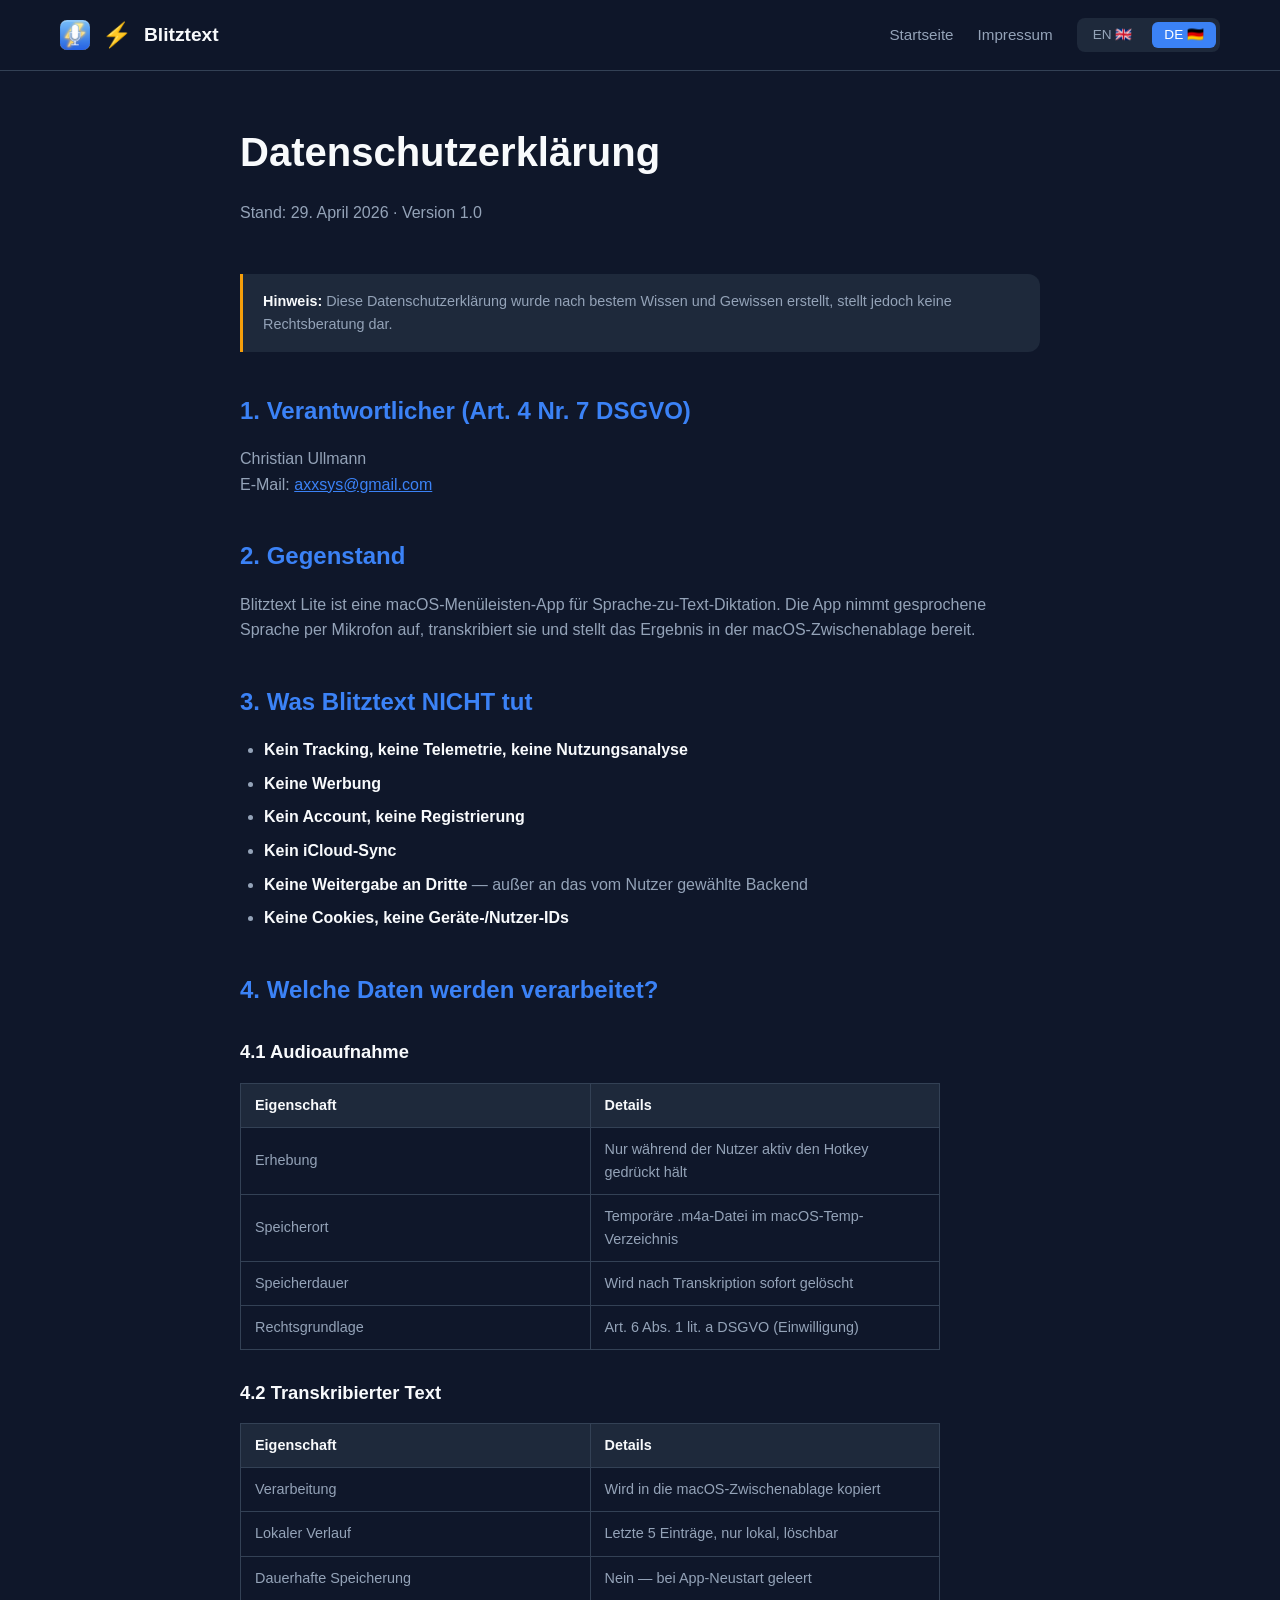
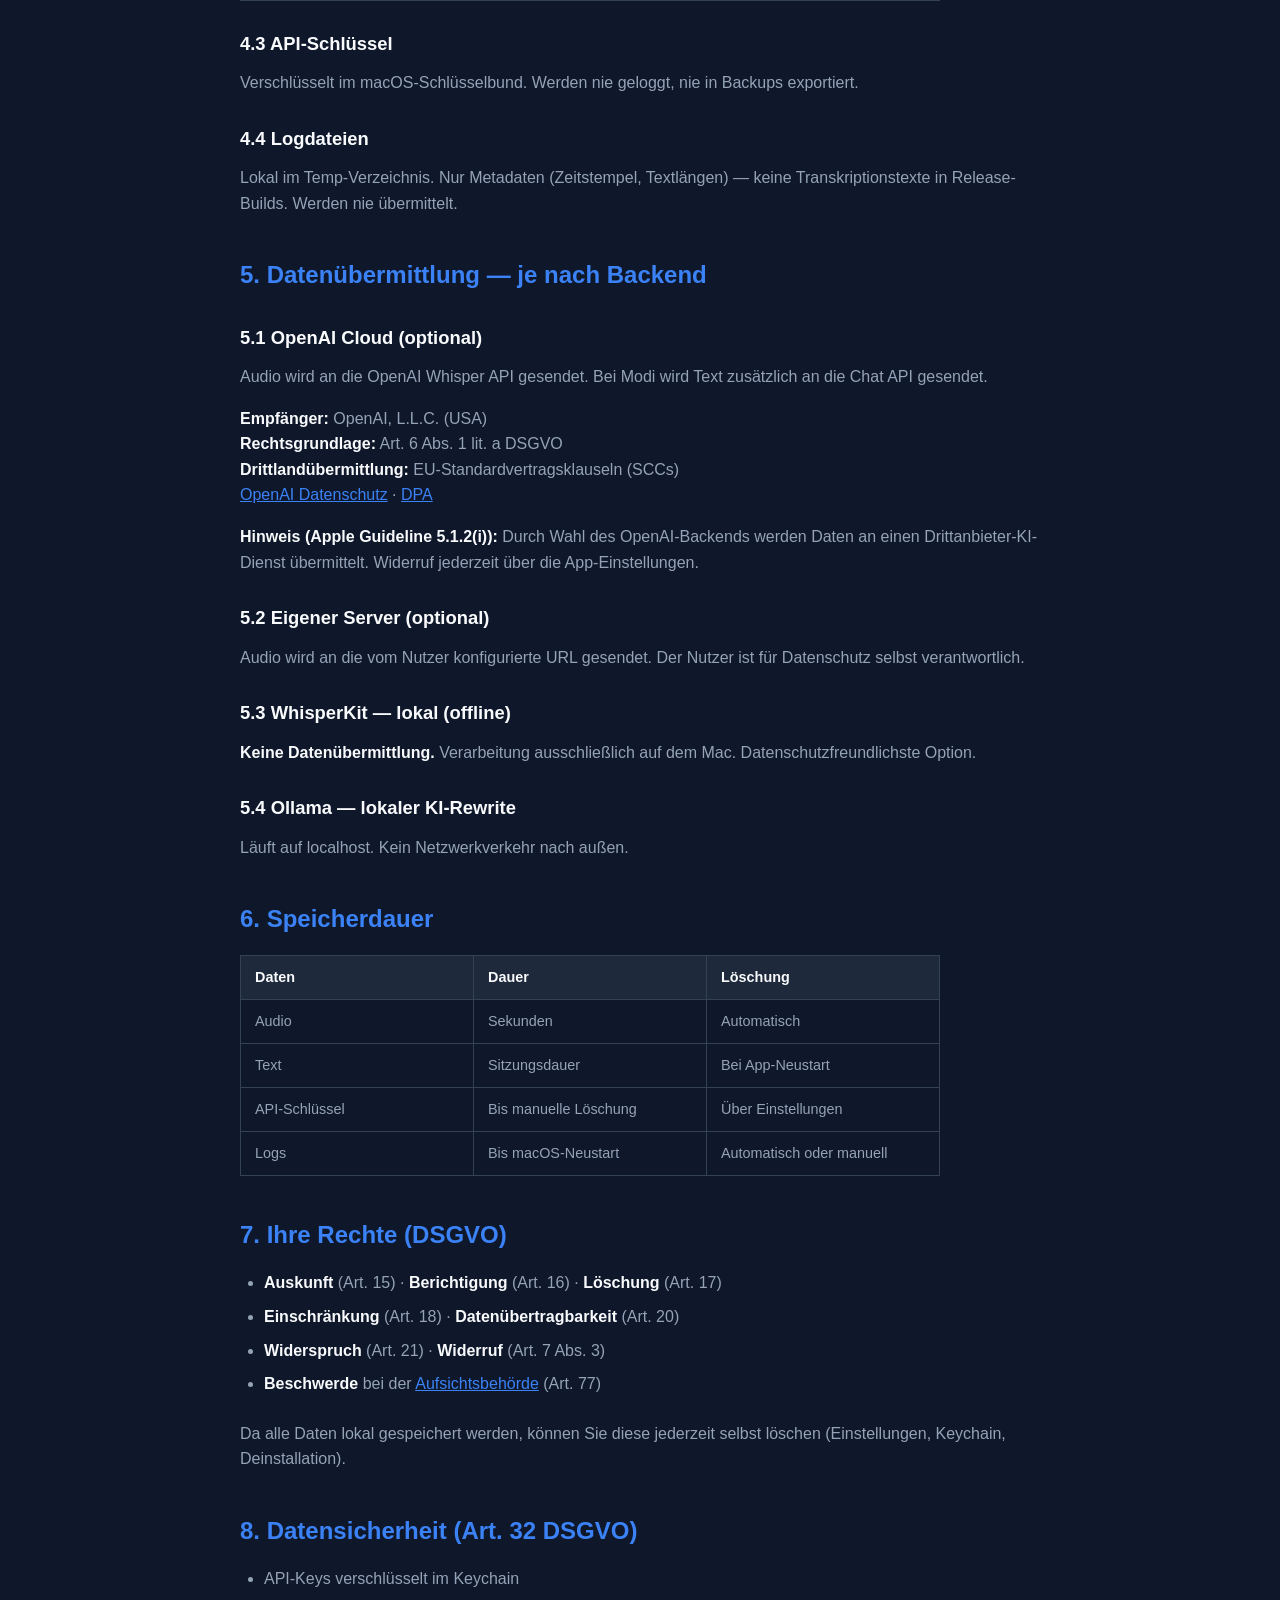
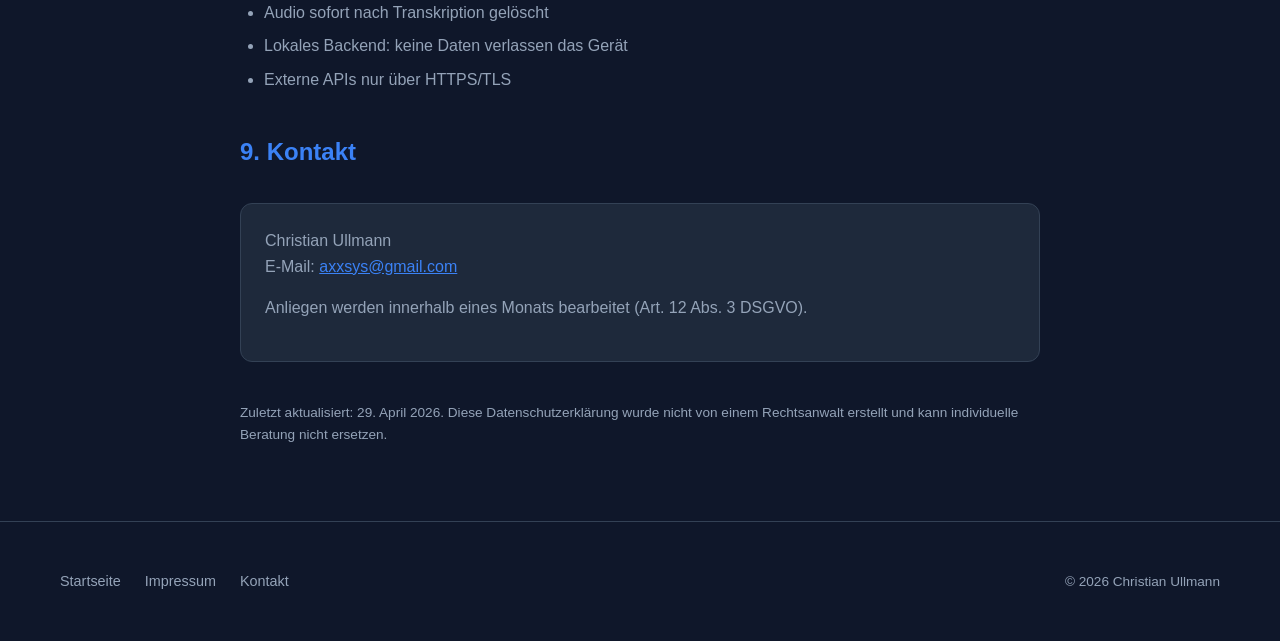
<file: de/privacy.html>
<!doctype html>
<html lang="de">
<head>
    <meta charset="utf-8" />
    <meta name="viewport" content="width=device-width, initial-scale=1" />
    <title>Datenschutzerkl&auml;rung — Blitztext</title>
    <link rel="stylesheet" href="../styles.css" />
</head>
<body>
    <nav>
        <div class="container">
            <a href="./" class="logo">
                <img src="../blitztext-nav-icon.png" alt="Blitztext Icon" class="logo-app-icon" />
                <span class="logo-icon">&#x26A1;</span>
                Blitztext
            </a>
            <div class="nav-links">
                <a href="./">Startseite</a>
                <a href="impressum.html">Impressum</a>
                <div class="lang-switch">
                    <a href="../privacy.html">EN &#x1F1EC;&#x1F1E7;</a>
                    <a href="privacy.html" class="active">DE &#x1F1E9;&#x1F1EA;</a>
                </div>
            </div>
        </div>
    </nav>

    <div class="policy-page container">
        <h1>Datenschutzerkl&auml;rung</h1>
        <p class="last-updated">Stand: 29. April 2026 &middot; Version 1.0</p>

        <blockquote>
            <strong>Hinweis:</strong> Diese Datenschutzerkl&auml;rung wurde nach bestem Wissen und Gewissen erstellt, stellt jedoch keine Rechtsberatung dar.
        </blockquote>

        <h2>1. Verantwortlicher (Art. 4 Nr. 7 DSGVO)</h2>
        <p>Christian Ullmann<br>E-Mail: <a href="mailto:axxsys@gmail.com">axxsys@gmail.com</a></p>

        <h2>2. Gegenstand</h2>
        <p>Blitztext Lite ist eine macOS-Men&uuml;leisten-App f&uuml;r Sprache-zu-Text-Diktation. Die App nimmt gesprochene Sprache per Mikrofon auf, transkribiert sie und stellt das Ergebnis in der macOS-Zwischenablage bereit.</p>

        <h2>3. Was Blitztext NICHT tut</h2>
        <ul>
            <li><strong>Kein Tracking, keine Telemetrie, keine Nutzungsanalyse</strong></li>
            <li><strong>Keine Werbung</strong></li>
            <li><strong>Kein Account, keine Registrierung</strong></li>
            <li><strong>Kein iCloud-Sync</strong></li>
            <li><strong>Keine Weitergabe an Dritte</strong> — au&szlig;er an das vom Nutzer gew&auml;hlte Backend</li>
            <li><strong>Keine Cookies, keine Ger&auml;te-/Nutzer-IDs</strong></li>
        </ul>

        <h2>4. Welche Daten werden verarbeitet?</h2>

        <h3>4.1 Audioaufnahme</h3>
        <table>
            <tr><th>Eigenschaft</th><th>Details</th></tr>
            <tr><td>Erhebung</td><td>Nur w&auml;hrend der Nutzer aktiv den Hotkey gedr&uuml;ckt h&auml;lt</td></tr>
            <tr><td>Speicherort</td><td>Tempor&auml;re .m4a-Datei im macOS-Temp-Verzeichnis</td></tr>
            <tr><td>Speicherdauer</td><td>Wird nach Transkription sofort gel&ouml;scht</td></tr>
            <tr><td>Rechtsgrundlage</td><td>Art. 6 Abs. 1 lit. a DSGVO (Einwilligung)</td></tr>
        </table>

        <h3>4.2 Transkribierter Text</h3>
        <table>
            <tr><th>Eigenschaft</th><th>Details</th></tr>
            <tr><td>Verarbeitung</td><td>Wird in die macOS-Zwischenablage kopiert</td></tr>
            <tr><td>Lokaler Verlauf</td><td>Letzte 5 Eintr&auml;ge, nur lokal, l&ouml;schbar</td></tr>
            <tr><td>Dauerhafte Speicherung</td><td>Nein — bei App-Neustart geleert</td></tr>
        </table>

        <h3>4.3 API-Schl&uuml;ssel</h3>
        <p>Verschl&uuml;sselt im macOS-Schl&uuml;sselbund. Werden nie geloggt, nie in Backups exportiert.</p>

        <h3>4.4 Logdateien</h3>
        <p>Lokal im Temp-Verzeichnis. Nur Metadaten (Zeitstempel, Textl&auml;ngen) — keine Transkriptionstexte in Release-Builds. Werden nie &uuml;bermittelt.</p>

        <h2>5. Daten&uuml;bermittlung — je nach Backend</h2>

        <h3>5.1 OpenAI Cloud (optional)</h3>
        <p>Audio wird an die OpenAI Whisper API gesendet. Bei Modi wird Text zus&auml;tzlich an die Chat API gesendet.</p>
        <p><strong>Empf&auml;nger:</strong> OpenAI, L.L.C. (USA)<br>
        <strong>Rechtsgrundlage:</strong> Art. 6 Abs. 1 lit. a DSGVO<br>
        <strong>Drittland&uuml;bermittlung:</strong> EU-Standardvertragsklauseln (SCCs)<br>
        <a href="https://openai.com/privacy">OpenAI Datenschutz</a> &middot; <a href="https://openai.com/policies/data-processing-addendum/">DPA</a></p>
        <p><strong>Hinweis (Apple Guideline 5.1.2(i)):</strong> Durch Wahl des OpenAI-Backends werden Daten an einen Drittanbieter-KI-Dienst &uuml;bermittelt. Widerruf jederzeit &uuml;ber die App-Einstellungen.</p>

        <h3>5.2 Eigener Server (optional)</h3>
        <p>Audio wird an die vom Nutzer konfigurierte URL gesendet. Der Nutzer ist f&uuml;r Datenschutz selbst verantwortlich.</p>

        <h3>5.3 WhisperKit — lokal (offline)</h3>
        <p><strong>Keine Daten&uuml;bermittlung.</strong> Verarbeitung ausschlie&szlig;lich auf dem Mac. Datenschutzfreundlichste Option.</p>

        <h3>5.4 Ollama — lokaler KI-Rewrite</h3>
        <p>L&auml;uft auf localhost. Kein Netzwerkverkehr nach au&szlig;en.</p>

        <h2>6. Speicherdauer</h2>
        <table>
            <tr><th>Daten</th><th>Dauer</th><th>L&ouml;schung</th></tr>
            <tr><td>Audio</td><td>Sekunden</td><td>Automatisch</td></tr>
            <tr><td>Text</td><td>Sitzungsdauer</td><td>Bei App-Neustart</td></tr>
            <tr><td>API-Schl&uuml;ssel</td><td>Bis manuelle L&ouml;schung</td><td>&Uuml;ber Einstellungen</td></tr>
            <tr><td>Logs</td><td>Bis macOS-Neustart</td><td>Automatisch oder manuell</td></tr>
        </table>

        <h2>7. Ihre Rechte (DSGVO)</h2>
        <ul>
            <li><strong>Auskunft</strong> (Art. 15) &middot; <strong>Berichtigung</strong> (Art. 16) &middot; <strong>L&ouml;schung</strong> (Art. 17)</li>
            <li><strong>Einschr&auml;nkung</strong> (Art. 18) &middot; <strong>Daten&uuml;bertragbarkeit</strong> (Art. 20)</li>
            <li><strong>Widerspruch</strong> (Art. 21) &middot; <strong>Widerruf</strong> (Art. 7 Abs. 3)</li>
            <li><strong>Beschwerde</strong> bei der <a href="https://www.bfdi.bund.de/DE/Service/Anschriften/Laender/Laender-node.html">Aufsichtsbeh&ouml;rde</a> (Art. 77)</li>
        </ul>
        <p>Da alle Daten lokal gespeichert werden, k&ouml;nnen Sie diese jederzeit selbst l&ouml;schen (Einstellungen, Keychain, Deinstallation).</p>

        <h2>8. Datensicherheit (Art. 32 DSGVO)</h2>
        <ul>
            <li>API-Keys verschl&uuml;sselt im Keychain</li>
            <li>Audio sofort nach Transkription gel&ouml;scht</li>
            <li>Lokales Backend: keine Daten verlassen das Ger&auml;t</li>
            <li>Externe APIs nur &uuml;ber HTTPS/TLS</li>
        </ul>

        <h2>9. Kontakt</h2>
        <div class="contact-box">
            <p>Christian Ullmann<br>E-Mail: <a href="mailto:axxsys@gmail.com">axxsys@gmail.com</a></p>
            <p>Anliegen werden innerhalb eines Monats bearbeitet (Art. 12 Abs. 3 DSGVO).</p>
        </div>

        <p style="margin-top: 40px; font-size: 0.85rem; color: var(--text-secondary);">
            Zuletzt aktualisiert: 29. April 2026. Diese Datenschutzerkl&auml;rung wurde nicht von einem Rechtsanwalt erstellt und kann individuelle Beratung nicht ersetzen.
        </p>
    </div>

    <footer>
        <div class="container">
            <div class="footer-content">
                <div class="footer-links">
                    <a href="./">Startseite</a>
                    <a href="impressum.html">Impressum</a>
                    <a href="mailto:axxsys@gmail.com">Kontakt</a>
                </div>
                <p class="copyright">&copy; 2026 Christian Ullmann</p>
            </div>
        </div>
    </footer>
</body>
</html>
</file>
<file: styles.css>
/* Blitztext — Website Styles */

:root {
    --primary-color: #3b82f6;
    --primary-dark: #2563eb;
    --secondary-color: #f59e0b;
    --background: #0f172a;
    --surface: #1e293b;
    --surface-light: #334155;
    --text-primary: #f8fafc;
    --text-secondary: #94a3b8;
    --accent-green: #10b981;
    --accent-red: #ef4444;
}

* {
    margin: 0;
    padding: 0;
    box-sizing: border-box;
}

body {
    font-family: -apple-system, BlinkMacSystemFont, 'SF Pro Display', 'Segoe UI', Roboto, sans-serif;
    background: var(--background);
    color: var(--text-primary);
    line-height: 1.6;
}

.container {
    max-width: 1200px;
    margin: 0 auto;
    padding: 0 20px;
}

/* Navigation */
nav {
    background: rgba(15, 23, 42, 0.95);
    -webkit-backdrop-filter: blur(10px);
    backdrop-filter: blur(10px);
    position: fixed;
    top: 0;
    left: 0;
    right: 0;
    z-index: 100;
    border-bottom: 1px solid var(--surface-light);
}

nav .container {
    display: -webkit-flex;
    display: flex;
    -webkit-justify-content: space-between;
    justify-content: space-between;
    -webkit-align-items: center;
    align-items: center;
    padding: 16px 20px;
}

.logo {
    display: -webkit-flex;
    display: flex;
    -webkit-align-items: center;
    align-items: center;
    gap: 12px;
    text-decoration: none;
    color: var(--text-primary);
    font-weight: 600;
    font-size: 1.2rem;
}

.logo-app-icon {
    width: 30px;
    height: 30px;
    border-radius: 7px;
    object-fit: cover;
}

.logo-icon {
    font-size: 1.5rem;
}

.nav-links {
    display: -webkit-flex;
    display: flex;
    gap: 24px;
    -webkit-align-items: center;
    align-items: center;
}

.nav-links a {
    color: var(--text-secondary);
    text-decoration: none;
    -webkit-transition: color 0.2s;
    transition: color 0.2s;
    font-size: 0.95rem;
}

.nav-links a:hover {
    color: var(--primary-color);
}

.lang-switch {
    display: -webkit-flex;
    display: flex;
    gap: 8px;
    padding: 4px;
    background: var(--surface);
    border-radius: 8px;
}

.lang-switch a {
    padding: 6px 12px;
    border-radius: 6px;
    font-size: 0.85rem;
    font-weight: 500;
    line-height: 1;
    white-space: nowrap;
    color: var(--text-secondary);
    -webkit-transition: background 0.2s, color 0.2s;
    transition: background 0.2s, color 0.2s;
}

.lang-switch a:hover {
    background: var(--surface-light);
    color: var(--text-primary);
}

.lang-switch a.active {
    background: var(--primary-color);
    color: white;
}

/* Hero Section */
.hero {
    padding: 120px 0 60px;
    text-align: center;
}

.hero-title-row {
    display: -webkit-flex;
    display: flex;
    -webkit-align-items: center;
    align-items: center;
    -webkit-justify-content: center;
    justify-content: center;
    gap: 24px;
    margin-bottom: 16px;
}

.hero-app-icon {
    width: 72px;
    height: 72px;
    border-radius: 16px;
    object-fit: cover;
    flex-shrink: 0;
    box-shadow: 0 8px 30px rgba(59, 130, 246, 0.3);
}

.hero-banner {
    width: 100%;
    max-width: 900px;
    border-radius: 20px;
    box-shadow: 0 25px 50px rgba(0, 0, 0, 0.5);
    margin-bottom: 40px;
}

.hero h1 {
    font-size: 3.5rem;
    font-weight: 700;
    margin-bottom: 0;
    background: -webkit-linear-gradient(135deg, var(--primary-color), var(--secondary-color));
    background: linear-gradient(135deg, var(--primary-color), var(--secondary-color));
    -webkit-background-clip: text;
    -webkit-text-fill-color: transparent;
    background-clip: text;
}

.hero .subtitle {
    font-size: 1.3rem;
    color: var(--text-secondary);
    max-width: 600px;
    margin: 0 auto 32px;
}

.hero-buttons {
    display: -webkit-flex;
    display: flex;
    -webkit-justify-content: center;
    justify-content: center;
    gap: 16px;
    -webkit-flex-wrap: wrap;
    flex-wrap: wrap;
    -webkit-align-items: center;
    align-items: center;
}

.app-store-badge {
    height: 54px;
    -webkit-transition: -webkit-transform 0.2s;
    transition: transform 0.2s;
}

.btn-appstore {
    display: -webkit-inline-flex;
    display: inline-flex;
    -webkit-align-items: center;
    align-items: center;
    text-decoration: none;
}

.btn-appstore:hover .app-store-badge {
    -webkit-transform: scale(1.05);
    transform: scale(1.05);
}

.btn-pro {
    display: -webkit-inline-flex;
    display: inline-flex;
    -webkit-align-items: center;
    align-items: center;
    gap: 8px;
    padding: 14px 28px;
    background: var(--surface);
    color: var(--text-primary);
    text-decoration: none;
    border-radius: 12px;
    border: 1px solid var(--surface-light);
    font-size: 1rem;
    font-weight: 500;
    -webkit-transition: -webkit-transform 0.2s, background 0.2s;
    transition: transform 0.2s, background 0.2s;
}

.btn-pro:hover {
    -webkit-transform: scale(1.05);
    transform: scale(1.05);
    background: var(--surface-light);
}

/* Features Section */
.features {
    padding: 80px 0;
}

.section-title {
    text-align: center;
    font-size: 2rem;
    margin-bottom: 48px;
}

.features-grid {
    display: -ms-grid;
    display: grid;
    grid-template-columns: repeat(auto-fit, minmax(280px, 1fr));
    gap: 24px;
}

.feature-card {
    background: var(--surface);
    border-radius: 16px;
    padding: 32px;
    border: 1px solid var(--surface-light);
    -webkit-transition: -webkit-transform 0.2s, box-shadow 0.2s;
    transition: transform 0.2s, box-shadow 0.2s;
}

.feature-card:hover {
    -webkit-transform: translateY(-4px);
    transform: translateY(-4px);
    box-shadow: 0 12px 40px rgba(0, 0, 0, 0.3);
}

.feature-icon {
    font-size: 2.5rem;
    margin-bottom: 16px;
}

.feature-card h3 {
    font-size: 1.25rem;
    margin-bottom: 12px;
}

.feature-card p {
    color: var(--text-secondary);
    font-size: 0.95rem;
}

/* Backends Section */
.backends {
    padding: 80px 0;
    background: var(--surface);
}

.backends-list {
    display: -webkit-flex;
    display: flex;
    -webkit-flex-wrap: wrap;
    flex-wrap: wrap;
    -webkit-justify-content: center;
    justify-content: center;
    gap: 16px;
    margin-top: 32px;
}

.backend-item {
    background: var(--background);
    border-radius: 12px;
    padding: 16px 24px;
    border: 1px solid var(--surface-light);
    font-size: 1rem;
}

.backends-grid {
    display: -ms-grid;
    display: grid;
    grid-template-columns: repeat(auto-fit, minmax(300px, 1fr));
    gap: 24px;
    margin-top: 32px;
}

.backend-card {
    background: var(--background);
    border-radius: 16px;
    padding: 32px;
    border: 1px solid var(--surface-light);
}

.backend-card h3 {
    font-size: 1.2rem;
    margin-bottom: 12px;
}

.backend-card p {
    color: var(--text-secondary);
    font-size: 0.95rem;
}

.badge {
    display: inline-block;
    padding: 4px 10px;
    border-radius: 6px;
    font-size: 0.75rem;
    font-weight: 600;
    margin-bottom: 12px;
}

.badge-cloud { background: rgba(59, 130, 246, 0.2); color: var(--primary-color); }
.badge-local { background: rgba(16, 185, 129, 0.2); color: var(--accent-green); }
.badge-custom { background: rgba(245, 158, 11, 0.2); color: var(--secondary-color); }

/* Comparison Section */
.comparison {
    padding: 80px 0;
}

.comparison table,
table {
    max-width: 700px;
    margin: 32px auto 0;
    border-collapse: collapse;
    width: 100%;
}

.comparison th,
.comparison td {
    padding: 14px 20px;
    text-align: left;
    border-bottom: 1px solid var(--surface-light);
    font-size: 0.95rem;
}

.comparison th {
    color: var(--text-secondary);
    font-weight: 400;
    font-size: 0.85rem;
    text-transform: uppercase;
    letter-spacing: 0.05em;
}

.comparison td:nth-child(2),
.comparison td:nth-child(3) {
    text-align: center;
}

.comparison th:nth-child(2),
.comparison th:nth-child(3) {
    text-align: center;
}

.comparison-table {
    max-width: 700px;
    margin: 32px auto 0;
    border-collapse: collapse;
    width: 100%;
}

.comparison-table th,
.comparison-table td {
    padding: 14px 20px;
    text-align: left;
    border-bottom: 1px solid var(--surface-light);
    font-size: 0.95rem;
}

.comparison-table th {
    color: var(--text-secondary);
    font-weight: 400;
    font-size: 0.85rem;
    text-transform: uppercase;
    letter-spacing: 0.05em;
}

.comparison-table td:nth-child(2),
.comparison-table td:nth-child(3) {
    text-align: center;
}

.comparison-table th:nth-child(2),
.comparison-table th:nth-child(3) {
    text-align: center;
}

.check { color: var(--accent-green); }
.cross { color: var(--accent-red); opacity: 0.5; }

/* Footer */
footer {
    padding: 48px 0;
    border-top: 1px solid var(--surface-light);
}

.footer-content {
    display: -webkit-flex;
    display: flex;
    -webkit-justify-content: space-between;
    justify-content: space-between;
    -webkit-align-items: center;
    align-items: center;
    -webkit-flex-wrap: wrap;
    flex-wrap: wrap;
    gap: 24px;
}

.footer-links {
    display: -webkit-flex;
    display: flex;
    gap: 24px;
}

.footer-links a {
    color: var(--text-secondary);
    text-decoration: none;
    font-size: 0.9rem;
    -webkit-transition: color 0.2s;
    transition: color 0.2s;
}

.footer-links a:hover {
    color: var(--primary-color);
}

.copyright {
    color: var(--text-secondary);
    font-size: 0.85rem;
}

/* Policy / Impressum Page */
.policy-page {
    padding: 120px 0 60px;
    max-width: 800px;
    margin: 0 auto;
}

.policy-page h1 {
    font-size: 2.5rem;
    margin-bottom: 16px;
}

.policy-page .last-updated {
    color: var(--text-secondary);
    margin-bottom: 48px;
}

.policy-page h2 {
    font-size: 1.5rem;
    margin-top: 40px;
    margin-bottom: 16px;
    color: var(--primary-color);
}

.policy-page h3 {
    font-size: 1.15rem;
    margin-top: 28px;
    margin-bottom: 12px;
}

.policy-page p,
.policy-page li {
    color: var(--text-secondary);
    margin-bottom: 16px;
}

.policy-page ul {
    padding-left: 24px;
    margin-bottom: 24px;
}

.policy-page li {
    margin-bottom: 8px;
}

.policy-page a {
    color: var(--primary-color);
}

.policy-page strong {
    color: var(--text-primary);
}

.policy-page blockquote {
    background: var(--surface);
    border-left: 3px solid var(--secondary-color);
    border-radius: 0 12px 12px 0;
    padding: 16px 20px;
    margin: 24px 0;
    font-size: 0.9rem;
    color: var(--text-secondary);
}

.policy-page table {
    width: 100%;
    border-collapse: collapse;
    margin: 16px 0 24px;
}

.policy-page th,
.policy-page td {
    padding: 10px 14px;
    text-align: left;
    border: 1px solid var(--surface-light);
    font-size: 0.9rem;
    color: var(--text-secondary);
}

.policy-page th {
    background: var(--surface);
    color: var(--text-primary);
    font-weight: 600;
    white-space: nowrap;
    width: 160px;
}

.notice-box {
    background: var(--surface);
    border-left: 3px solid var(--secondary-color);
    border-radius: 0 12px 12px 0;
    padding: 16px 20px;
    margin: 24px 0;
    font-size: 0.9rem;
    color: var(--text-secondary);
}

.notice-box strong {
    color: var(--secondary-color);
}

.contact-box {
    background: var(--surface);
    border-radius: 12px;
    padding: 24px;
    margin-top: 32px;
    border: 1px solid var(--surface-light);
}

.contact-box a {
    color: var(--primary-color);
}

.back-link {
    display: inline-block;
    margin-top: 40px;
    color: var(--primary-color);
    text-decoration: none;
    font-size: 0.95rem;
}

.back-link:hover {
    text-decoration: underline;
}

/* Responsive */
@media (max-width: 768px) {
    .hero-title-row {
        -webkit-flex-direction: column;
        flex-direction: column;
        gap: 16px;
    }

    .hero-app-icon {
        width: 60px;
        height: 60px;
        border-radius: 14px;
    }

    .hero h1 {
        font-size: 2rem;
    }

    .hero .subtitle {
        font-size: 1.1rem;
    }

    nav .container {
        -webkit-flex-direction: column;
        flex-direction: column;
        gap: 16px;
    }

    .nav-links {
        -webkit-flex-wrap: wrap;
        flex-wrap: wrap;
        -webkit-justify-content: center;
        justify-content: center;
    }

    .footer-content {
        -webkit-flex-direction: column;
        flex-direction: column;
        text-align: center;
    }

    .footer-links {
        -webkit-flex-wrap: wrap;
        flex-wrap: wrap;
        -webkit-justify-content: center;
        justify-content: center;
    }

    .hero-buttons {
        -webkit-flex-direction: column;
        flex-direction: column;
        -webkit-align-items: center;
        align-items: center;
    }

    .comparison-table {
        font-size: 0.85rem;
    }

    .comparison-table th,
    .comparison-table td {
        padding: 10px 12px;
    }
}
</file>
